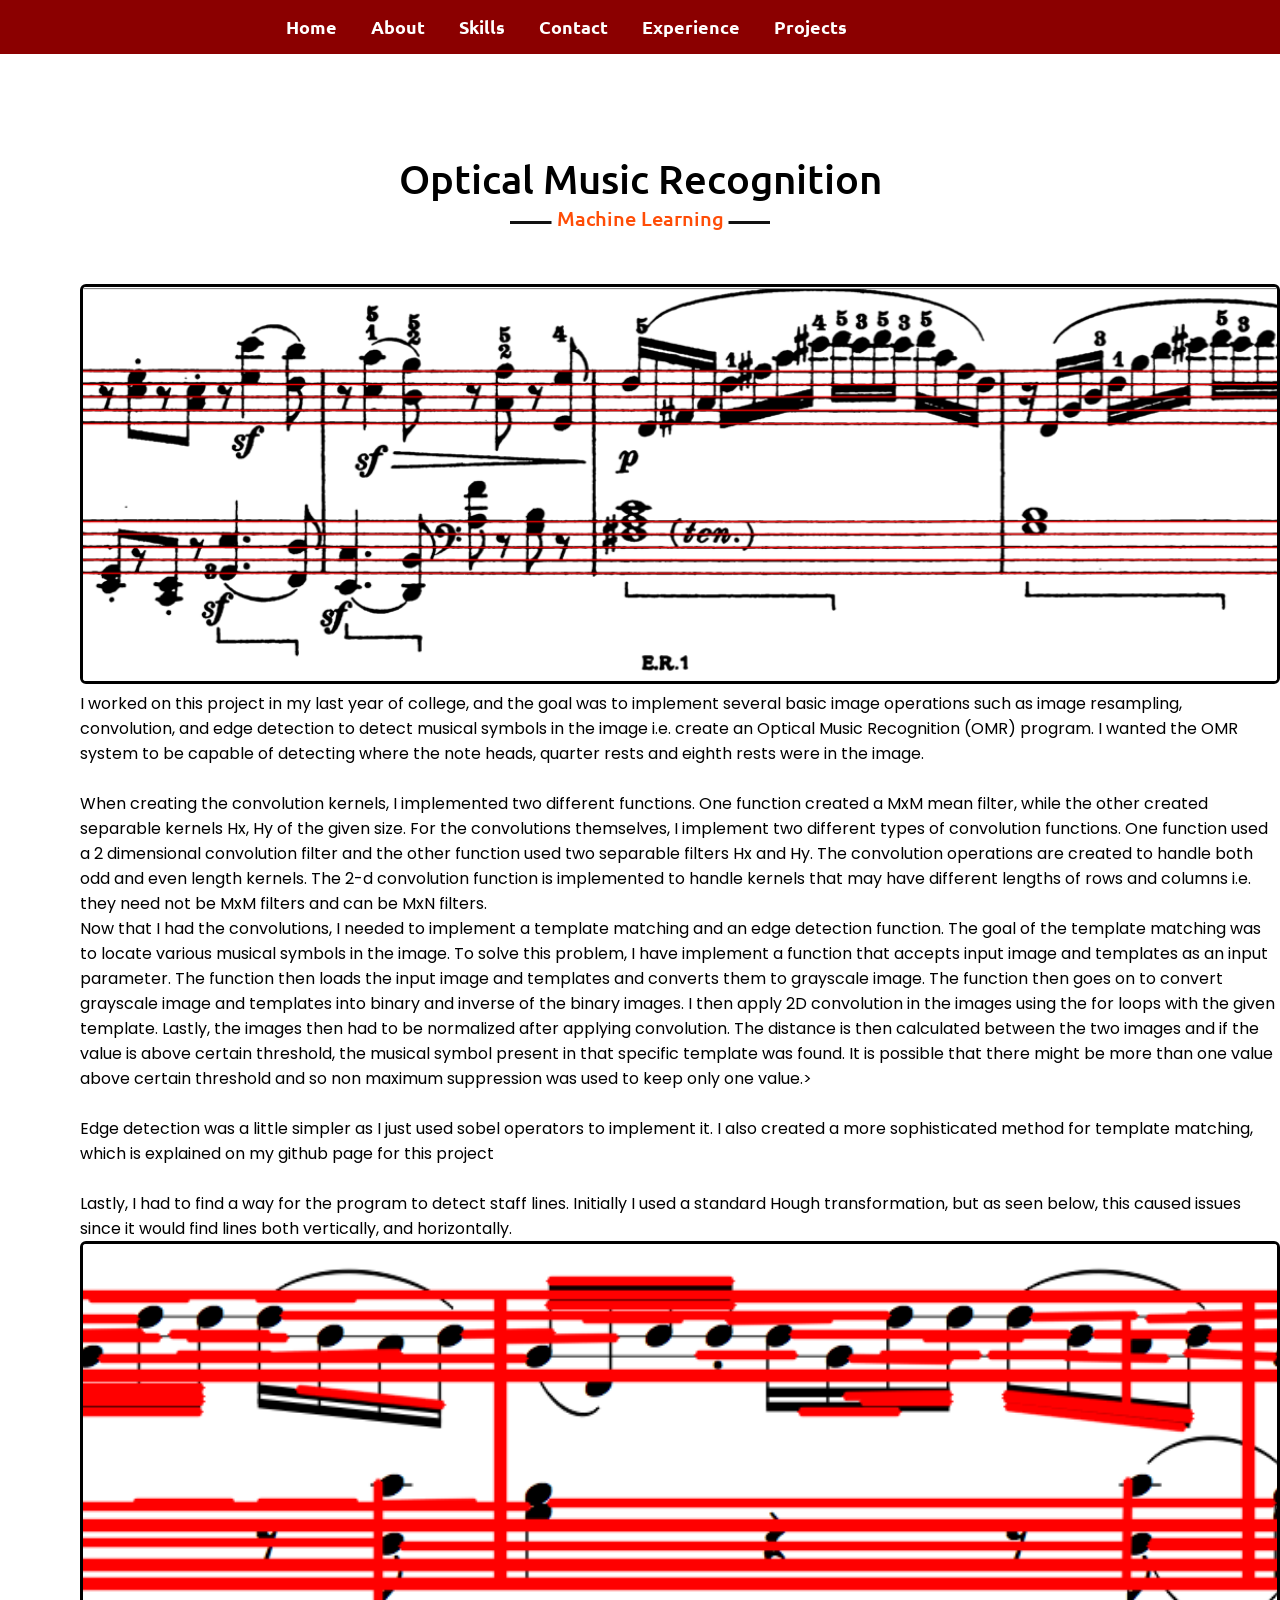
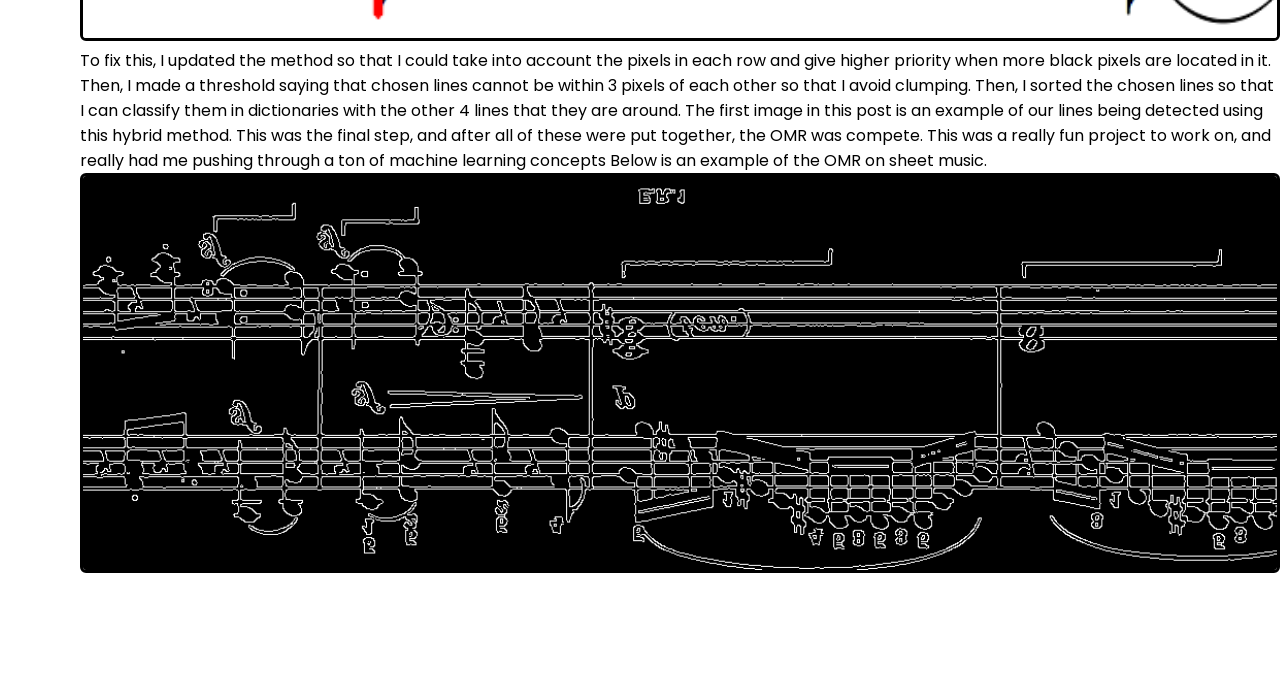
<file: bet.html>
<!DOCTYPE html>
<html>
   <head>
      <meta charset="UTF-8">
      <meta name="viewport" content="width=device-width, user-scalable=no, initial-scale=1.0, maximum-scale=1.0, minimum-scale=1.0">
      <meta http-equiv="X-UA-Compatible" content="ie=edge">
      <link rel="stylesheet" href="css/blog.css">
      <title>Responsive Blog Website | Home</title>
      <link rel="stylesheet" href="https://cdnjs.cloudflare.com/ajax/libs/font-awesome/5.11.2/css/all.min.css">
   </head>
   <body>
       
    <header>
        <div class = container>
        <nav>
          <ul>
          <li><a href="index.html#home">Home</a></li>
          <li><a href="index.html#about">About</a></li>
          <li><a href="index.html#skills">Skills</a></li>
          <li><a href="index.html#contact">Contact</a></li>
          <li><a href="experience.html">Experience</a></li>
          <li><a href="projects.html">Projects</a></li>
        </ul>
        </nav>
    </header>
      <!-- about section start -->
    <section class="about" id="about">
        <div class="max-width">
            <h2 class="title2">Optical Music Recognition</h2>
            <div class="about-content">
                <div class="column center">
                    <img src="images/omr.png" alt="">
                    <p>I worked on this project in my last year of college, and the goal was to implement several basic image operations such as image resampling, convolution, and edge detection to detect musical symbols in the image i.e. create an Optical Music Recognition (OMR) program. I wanted the OMR system to be capable of detecting where the note heads, quarter rests and eighth rests were in the image.</p>
                    <br>
                    <p> When creating the convolution kernels, I implemented two different functions. One function created a MxM mean filter, while the other created separable kernels Hx, Hy of the given size. For the convolutions themselves, I implement two different types of convolution functions. One function used a 2 dimensional convolution filter and the other function used two separable filters Hx and Hy. The convolution operations are created to handle both odd and even length kernels. The 2-d convolution function is implemented to handle kernels that may have different lengths of rows and columns i.e. they need not be MxM filters and can be MxN filters.</p>
                    <p> Now that I had the convolutions, I needed to implement a template matching and an edge detection function. The goal of the template matching was to locate various musical symbols in the image. To solve this problem, I have implement a function that accepts input image and templates as an input parameter. The function then loads the input image and templates and converts them to grayscale image. The function then goes on to convert grayscale image and templates into binary and inverse of the binary images. I then apply 2D convolution in the images using the for loops with the given template. Lastly, the images then had to be normalized after applying convolution. The distance is then calculated between the two images and if the value is above certain threshold, the musical symbol present in that specific template was found. It is possible that there might be more than one value above certain threshold and so non maximum suppression was used to keep only one value.></p>
                    <br>
                    <p>Edge detection was a little simpler as I just used sobel operators to implement it. I also created a more sophisticated method for template matching, which is explained on my github page for this project</p>
                    <br>
                    <p> Lastly, I had to find a way for the program to detect staff lines. Initially I used a standard Hough transformation, but as seen below, this caused issues since it would find lines both vertically, and horizontally.</p>
                    <img src="images/hough.png" alt="">
                    <p>To fix this, I updated the method so that I could take into account the pixels in each row and give higher priority when more black pixels are located in it. Then, I made a threshold saying that chosen lines cannot be within 3 pixels of each other so that I avoid clumping. Then, I sorted the chosen lines so that I can classify them in dictionaries with the other 4 lines that they are around. The first image in this post is an example of our lines being detected using this hybrid method. This was the final step, and after all of these were put together, the OMR was compete. This was a really fun project to work on, and really had me pushing through a ton of machine learning concepts Below is an example of the OMR on sheet music.</p>
                    <img src="images/canny.png" alt="">
                </div>
            </div>
        </div>
    </section>
  
    </body>
</html>
</file>
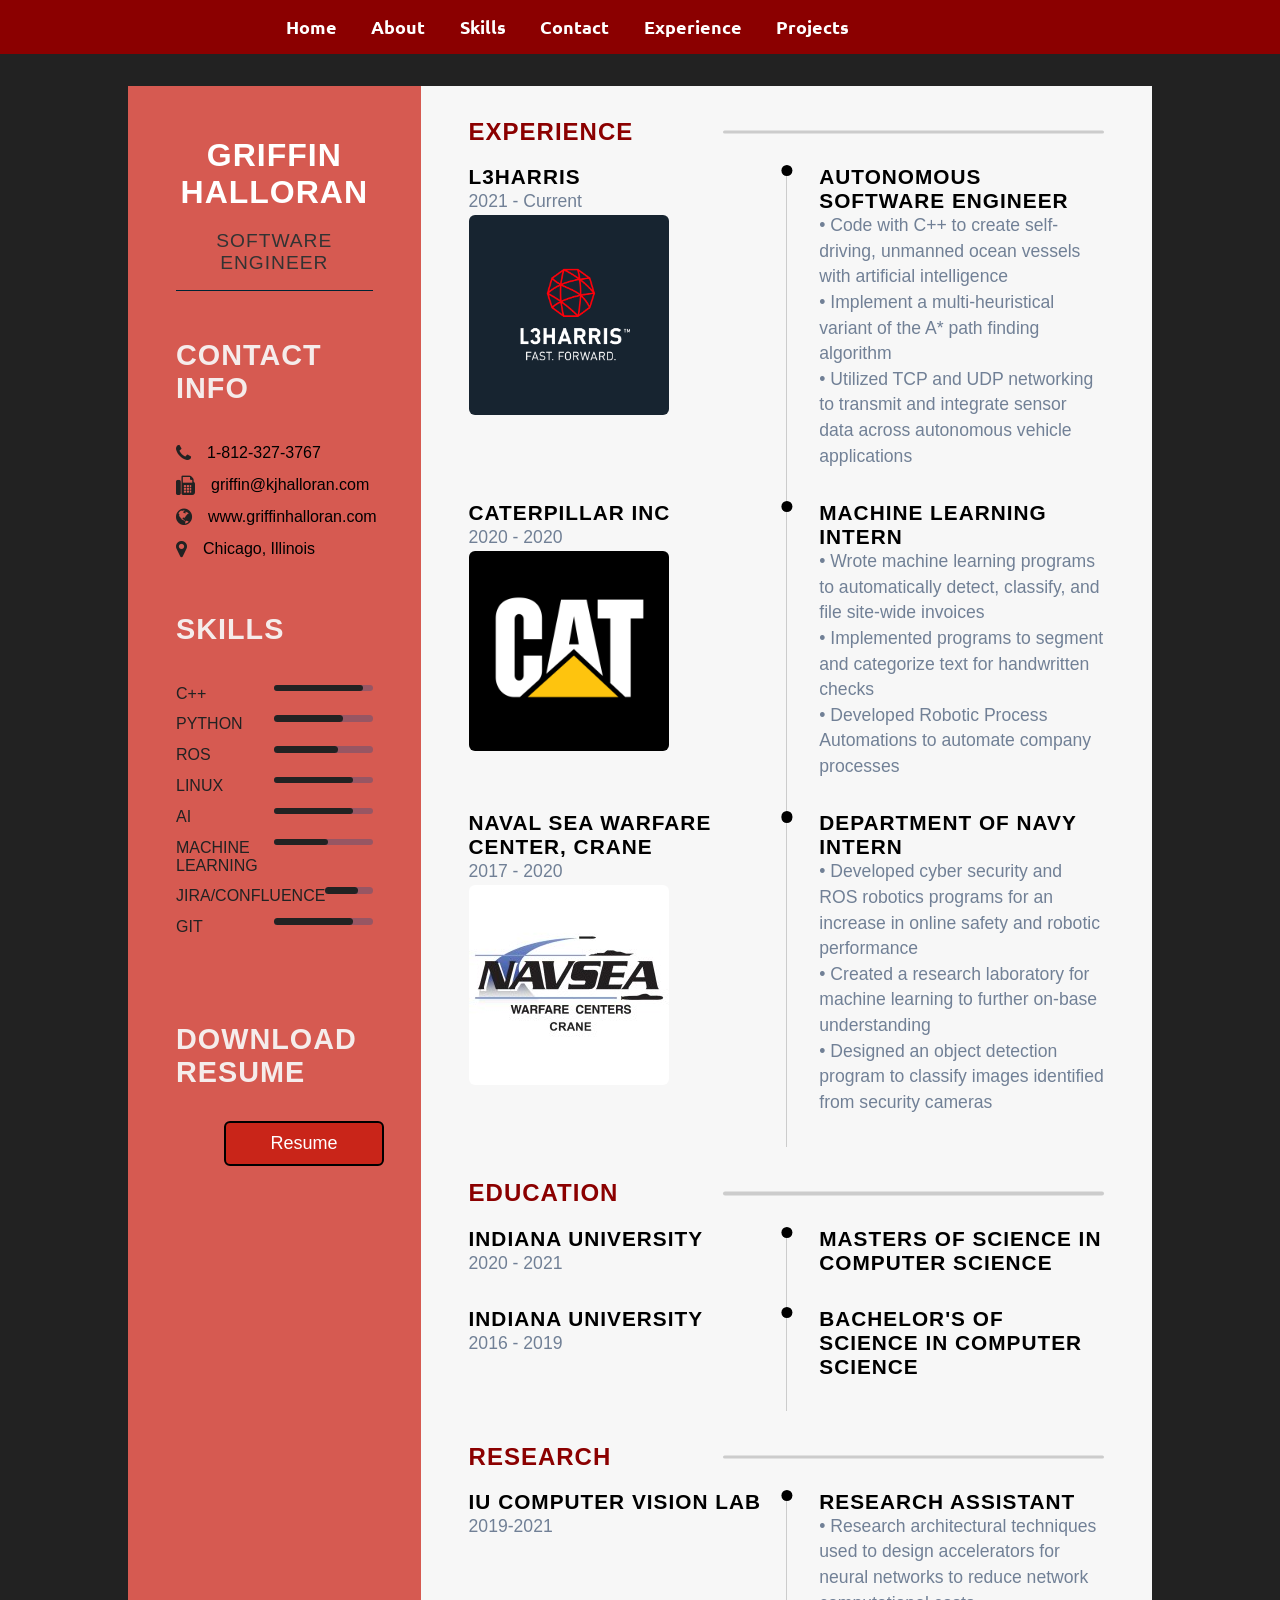
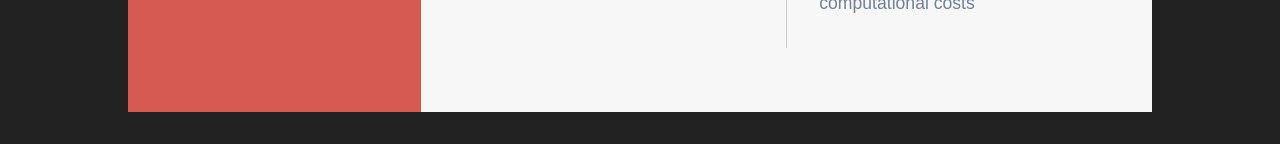
<file: experience.html>
<!DOCTYPE html>
<html lang="en">
<head>
    <meta charset="UTF-8">
    <meta http-equiv="X-UA-Compatible" content="IE=edge">
    <meta name="viewport" content="width=device-width, initial-scale=1.0">
    <title>Resume</title>
    <link rel="preconnect" href="https://fonts.gstatic.com">
    <link rel="stylesheet" href="css/experience.css">
    <link href="https://fonts.googleapis.com/css2?family=Poppins:wght@100;300;400;600&display=swap" rel="stylesheet">
    <link rel="stylesheet" href="https://cdnjs.cloudflare.com/ajax/libs/font-awesome/4.7.0/css/font-awesome.min.css">
</head>
<body>
    <header>
        <div class = container>
        <nav>
          <ul>
          <li><a href="index.html#home">Home</a></li>
          <li><a href="index.html#about">About</a></li>
          <li><a href="index.html#skills">Skills</a></li>
          <li><a href="index.html#contact">Contact</a></li>
          <li><a href="experience.html">Experience</a></li>
          <li><a href="projects/projects.html">Projects</a></li>
        </ul>
        </nav>
    </header>
    <main class="main-content">
        <section class="left-section">
            <div class="left-content">
                <div class="profile">
                    <h2 class="name">Griffin Halloran</h2>
                    <p class="career">Software Engineer</p>
                </div>
                <div class="contact-info">
                    <h3 class="main-title">Contact Info</h3>
                    <ul>
                        <li>
                            <i class="fa fa-phone"></i>
                            1-812-327-3767
                        </li>
                        <li>
                            <i class="fa fa-fax"></i>
                            griffin@kjhalloran.com
                        </li>
                        <li>
                            <i class="fa fa-globe"></i>
                            www.griffinhalloran.com
                        </li>
                        <li>
                            <i class="fa fa-map-marker"></i>
                            Chicago, Illinois
                        </li>
                    </ul>
                </div>
                <div class="skills-section">
                    <h3 class="main-title">Skills</h3>
                    <ul>
                        <li>
                            <p class="skill-title">C++</p>
                            <div class="progress-bar">
                                <div class="progress cp-progress"></div>
                            </div>
                        </li>
                        <li>
                            <p class="skill-title">Python</p>
                            <div class="progress-bar">
                                <div class="progress py-progress"></div>
                            </div>
                        </li>
                        <li>
                            <p class="skill-title">ROS</p>
                            <div class="progress-bar">
                                <div class="progress ros-progress"></div>
                            </div>
                        </li>
                        <li>
                            <p class="skill-title">Linux</p>
                            <div class="progress-bar">
                                <div class="progress lin-progress"></div>
                            </div>
                        </li>
                        <li>
                            <p class="skill-title">AI</p>
                            <div class="progress-bar">
                                <div class="progress ai-progress"></div>
                            </div>
                        </li>
                        <li>
                            <p class="skill-title">Machine Learning</p>
                            <div class="progress-bar">
                                <div class="progress ml-progress"></div>
                            </div>
                        </li>
                        <li>
                            <p class="skill-title">Jira/Confluence</p>
                            <div class="progress-bar">
                                <div class="progress jc-progress"></div>
                            </div>
                        </li>
                        <li>
                            <p class="skill-title">Git</p>
                            <div class="progress-bar">
                                <div class="progress git-progress"></div>
                            </div>
                        </li>
                    </ul>
                </div>
                <div class="buttonSec">
                    <h3 class="main-title">Download Resume</h3>
                        <div class = "buttonClass">
                            <a href="images/experience/Resume.pdf" download><button>Resume</button></a>
                        </div>
                </div>
            </div>
        </section>
        <section class="right-section">
            <div class="right-main-content">
                <section class="experince sect">
                    <h2 class="right-title">Experience</h2>
                    <div class="timeline">
                        <div class="left-tl-content">
                            <h5 class="tl-title">L3harris</h5>
                            <p class="para">2021 - Current</p>
                            <img src="images/experience/l3harris.png" alt="">
                        </div>
                        <div class="right-tl-content">
                            <div class="tl-content">
                                <h5 class="tl-title-2">Autonomous Software Engineer</h5>
                                <p class="para">
                                    • Code with C++ to create self-driving, unmanned ocean vessels with artificial intelligence
                                    <br>
                                    • Implement a multi-heuristical variant of the A* path finding algorithm
                                    <br>
                
                                    • Utilized TCP and UDP networking to transmit and integrate sensor data across autonomous vehicle applications
                                    
                                </p>
                            </div>
                        </div>
                    </div>
                    <div class="timeline">
                        <div class="left-tl-content">
                            <h5 class="tl-title">Caterpillar Inc</h5>
                            <p class="para">2020 - 2020</p>
                            <img src="images/experience/cat.png" alt="">
                        </div>
                        <div class="right-tl-content">
                            <div class="tl-content">
                                <h5 class="tl-title-2">Machine Learning Intern</h5>
                                <p class="para">
                                    • Wrote machine learning programs to automatically detect, classify, and file site-wide invoices <br>
                                    • Implemented programs to segment and categorize text for handwritten checks <br>
                                    • Developed Robotic Process Automations to automate company processes

                                </p>
                            </div>
                        </div>
                    </div>
                    <div class="timeline">
                        <div class="left-tl-content">
                            <h5 class="tl-title">Naval Sea Warfare Center, Crane</h5>
                            <p class="para">2017 - 2020</p>
                            <img src="images/experience/crane.jpg" alt="">
                        </div>
                        <div class="right-tl-content">
                            <div class="tl-content">
                                <h5 class="tl-title-2">Department of Navy intern</h5>
                                <p class="para">
                                    • Developed cyber security and ROS robotics programs for an increase in online safety and robotic performance<br>
                                    • Created a research laboratory for machine learning to further on-base understanding<br>
                                    • Designed an object detection program to classify images identified from security cameras
                                </p>
                            </div>
                        </div>
                    </div>
                </section>
                <section class="education sect">
                    <h2 class="right-title">education</h2>
                    <div class="timeline">
                        <div class="left-tl-content">
                            <h5 class="tl-title">Indiana University</h5>
                            <p class="para">2020 - 2021</p>
                        </div>
                        <div class="right-tl-content">
                            <div class="tl-content">
                                <h5 class="tl-title-2">Masters of Science in Computer Science</h5>
                            </div>
                        </div>
                    </div>
                    <div class="timeline">
                        <div class="left-tl-content">
                            <h5 class="tl-title">Indiana University</h5>
                            <p class="para">2016 - 2019</p>
                        </div>
                        <div class="right-tl-content">
                            <div class="tl-content">
                                <h5 class="tl-title-2">Bachelor's of Science in Computer Science</h5>
                            </div>
                        </div>
                    </div>
                </section>
                <section class="awards sect">
                    <h2 class="right-title">Research</h2>
                    <div class="timeline">
                        <div class="left-tl-content">
                            <h5 class="tl-title">IU Computer Vision Lab</h5>
                            <p class="para">2019-2021</p>
                        </div>
                        <div class="right-tl-content">
                            <div class="tl-content">
                                <h5 class="tl-title-2">Research Assistant</h5>
                                <p class="para">
                                    • Research architectural techniques used to design accelerators for neural networks
                                    to reduce network computational costs <br>

                                </p>
                            </div>
                        </div>
                    </div>
                </section>
            </div>
        </section>
    </main>
</body>
</html>
</file>
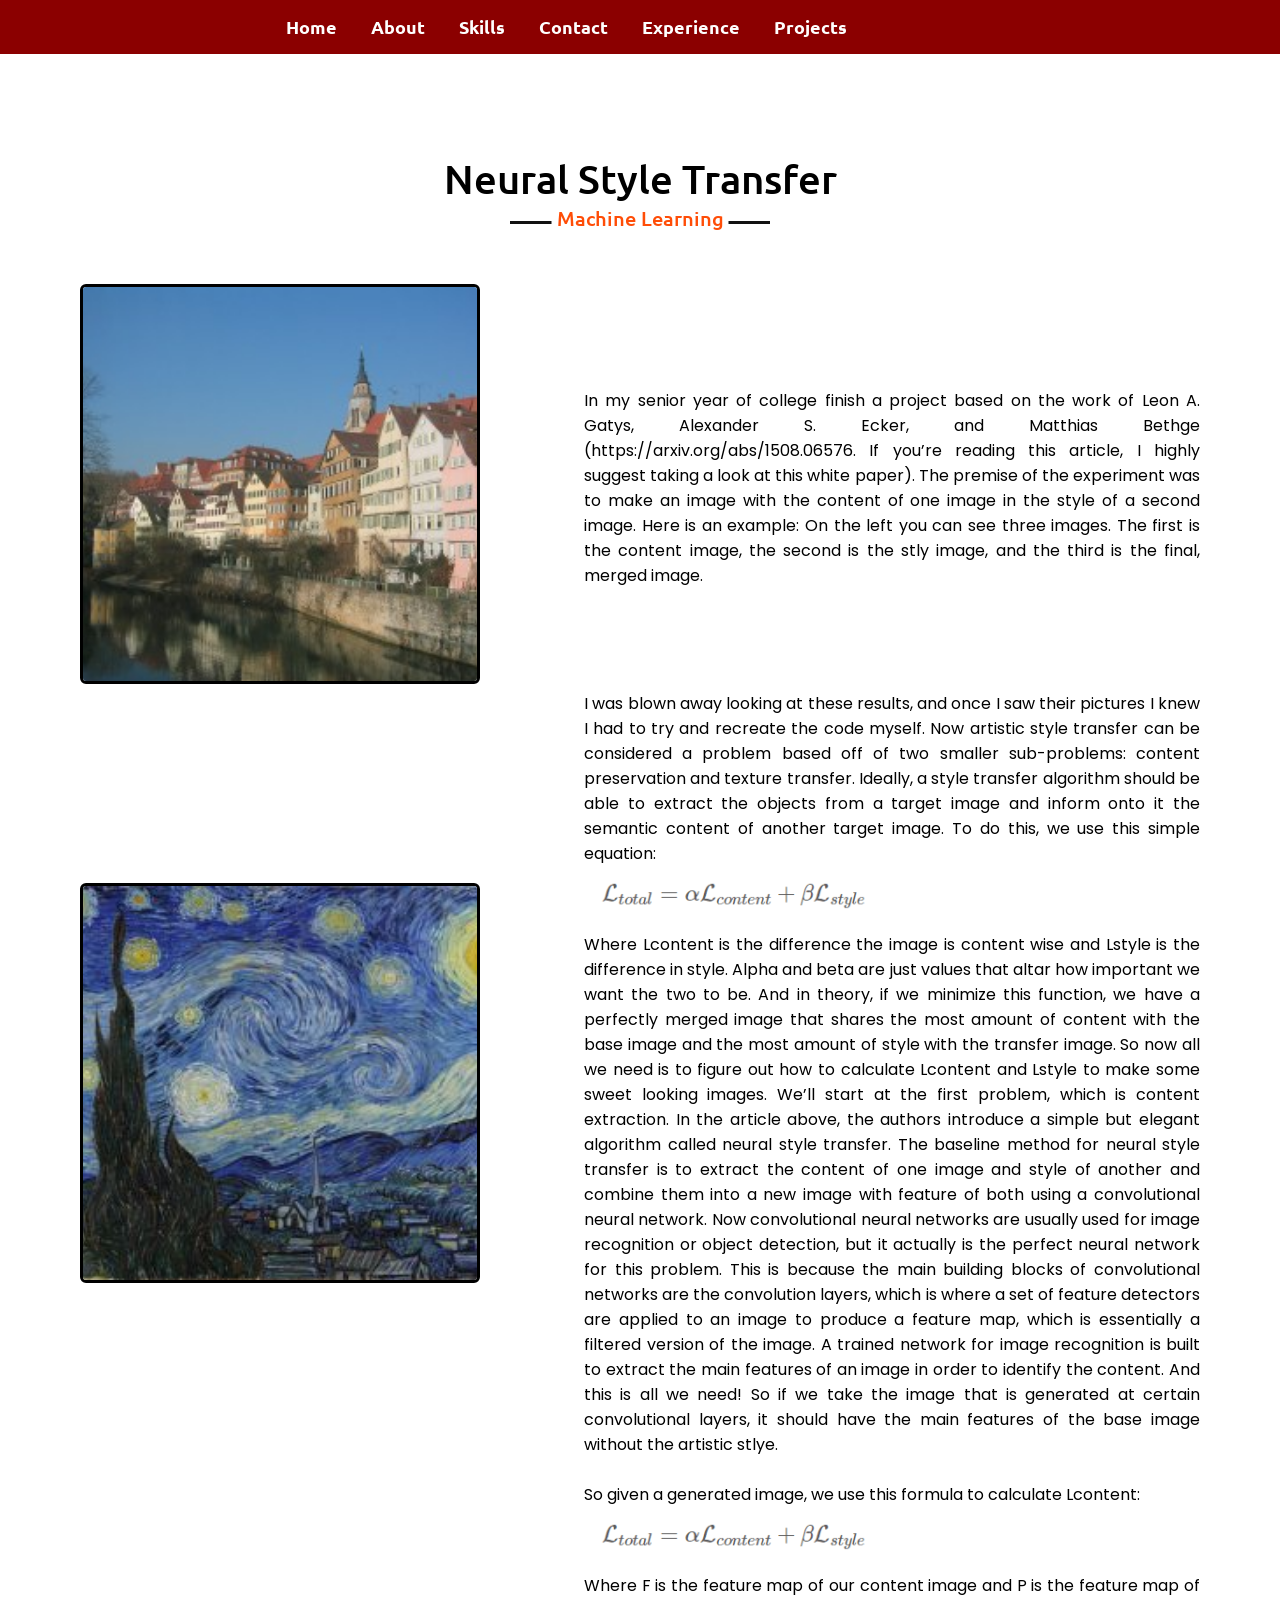
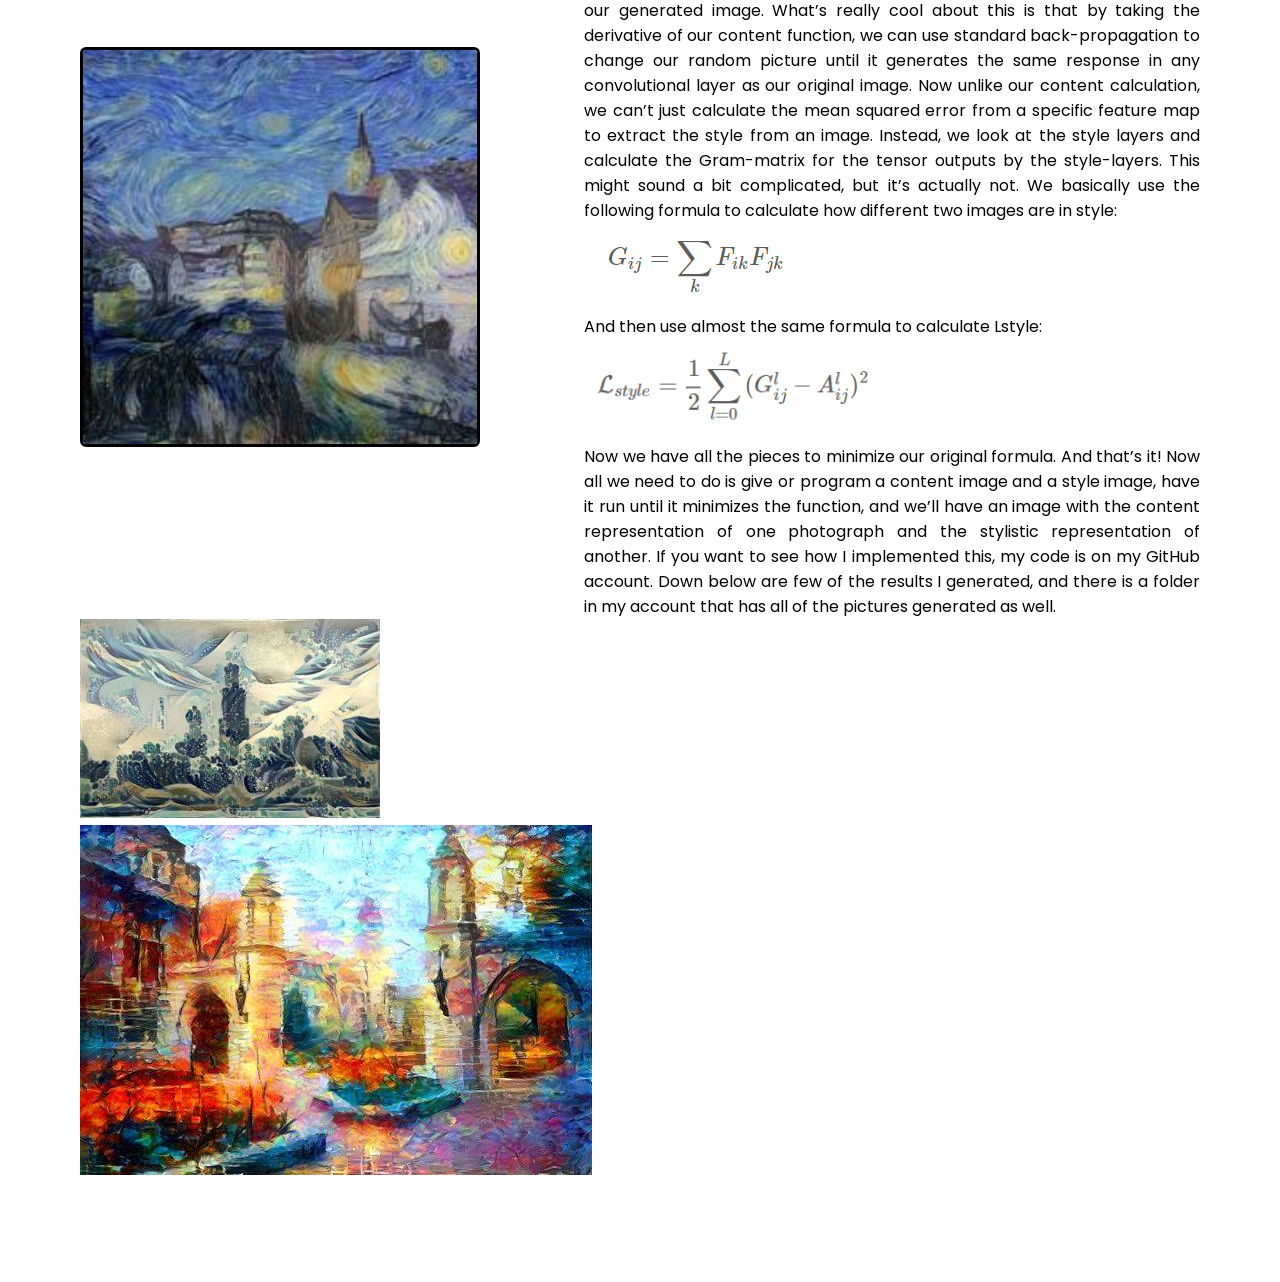
<file: nst.html>
<!DOCTYPE html>
<html>
   <head>
      <meta charset="UTF-8">
      <meta name="viewport" content="width=device-width, user-scalable=no, initial-scale=1.0, maximum-scale=1.0, minimum-scale=1.0">
      <meta http-equiv="X-UA-Compatible" content="ie=edge">
      <link rel="stylesheet" href="css/blog.css">
      <title>Responsive Blog Website | Home</title>
      <link rel="stylesheet" href="https://cdnjs.cloudflare.com/ajax/libs/font-awesome/5.11.2/css/all.min.css">
   </head>
   <body>
       
    <header>
        <div class = container>
        <nav>
          <ul>
          <li><a href="index.html#home">Home</a></li>
          <li><a href="index.html#about">About</a></li>
          <li><a href="index.html#skills">Skills</a></li>
          <li><a href="index.html#contact">Contact</a></li>
          <li><a href="experience.html">Experience</a></li>
          <li><a href="projects.html">Projects</a></li>
        </ul>
        </nav>
    </header>
      <!-- about section start -->
    <section class="about" id="about">
        <div class="max-width">
            <h1 class="title2">Neural Style Transfer</h1>
            <div class="about-content">
                <div class="column left">
                    <img src="images/content.jpg" alt="">
                </div>
                <div class="column right">
                    <p>In my senior year of college finish a project based on the work of Leon A. Gatys, Alexander S. Ecker, and Matthias Bethge (https://arxiv.org/abs/1508.06576. If you’re reading this article, I highly suggest taking a look at this white paper). The premise of the experiment was to make an image with the content of one image in the style of a second image. Here is an example: On the left you can see three images. The first is the content image, the second is the stly image, and the third is the final, merged image.
                </div>
                <div class="column left">
                    <img src="images/night.jpg" alt="">
                </div>
                <div class="column right">
                    <p>I was blown away looking at these results, and once I saw their pictures I knew I had to try and recreate the code myself. Now artistic style transfer can be considered a problem based off of two smaller sub-problems: content preservation and texture transfer. Ideally, a style transfer algorithm should be able to extract the objects from a target image and inform onto it the semantic content of another target image. To do this, we use this simple equation:</p>
                    <img src="images/Ltotal.png" alt="">
                    <p>Where Lcontent is the difference the image is content wise and Lstyle is the difference in style. Alpha and beta are just values that altar how important we want the two to be. And in theory, if we minimize this function, we have a perfectly merged image that shares the most amount of content with the base image and the most amount of style with the transfer image. So now all we need is to figure out how to calculate Lcontent and Lstyle to make some sweet looking images.
                        We’ll start at the first problem, which is content extraction. In the article above, the authors introduce a simple but elegant algorithm called neural style transfer. The baseline method for neural style transfer is to extract the content of one image and style of another and combine them into a new image with feature of both using a convolutional neural network. Now convolutional neural networks are usually used for image recognition or object detection, but it actually is the perfect neural network for this problem. This is because the main building blocks of convolutional networks are the convolution layers, which is where a set of feature detectors are applied to an image to produce a feature map, which is essentially a filtered version of the image. A trained network for image recognition is built to extract the main features of an image in order to identify the content. And this is all we need! So if we take the image that is generated at certain convolutional layers, it should have the main features of the base image without the artistic stlye. </p>
                    <br>
                </div>
                <div class="column left">
                    <img src="images/merge.jpg" alt="">
                </div>
                <div class="column right">
                    <p>  So given a generated image, we use this formula to calculate Lcontent:</p>
                    <img src="images/Ltotal.png" alt="">
                    <p>Where F is the feature map of our content image and P is the feature map of our generated image. What’s really cool about this is that by taking the derivative of our content function, we can use standard back-propagation to change our random picture until it generates the same response in any convolutional layer as our original image. 
                        Now unlike our content calculation, we can’t just calculate the mean squared error from a specific feature map to extract the style from an image. Instead, we look at the style layers and calculate the Gram-matrix for the tensor outputs by the style-layers. This might sound a bit complicated, but it’s actually not. We basically use the following formula to calculate how different two images are in style:</p>
                    <img src="images/Gram.png" alt="">
                    <p>And then use almost the same formula to calculate Lstyle:</p>
                    <img src="images/Lstyle.png" alt="">
                    <p>Now we have all the pieces to minimize our original formula. And that’s it! Now all we need to do is give or program a content image    and a style image, have it run until it minimizes the function, and we’ll have an image with the content representation of one photograph and the stylistic representation of another. If you want to see how I implemented this, my code is on my GitHub account. Down below are  few of the results I generated, and there is a folder in my account that has all of the pictures generated as well. </p>
                </div>
                <div class="column right">
                    <img src="images/city-wave.jpg" alt="">
                    <img src="images/neuralTransfer.jpg" alt="">
                </div>
            </div>
        </div>
    </section>
  
    </body>
</html>
</file>
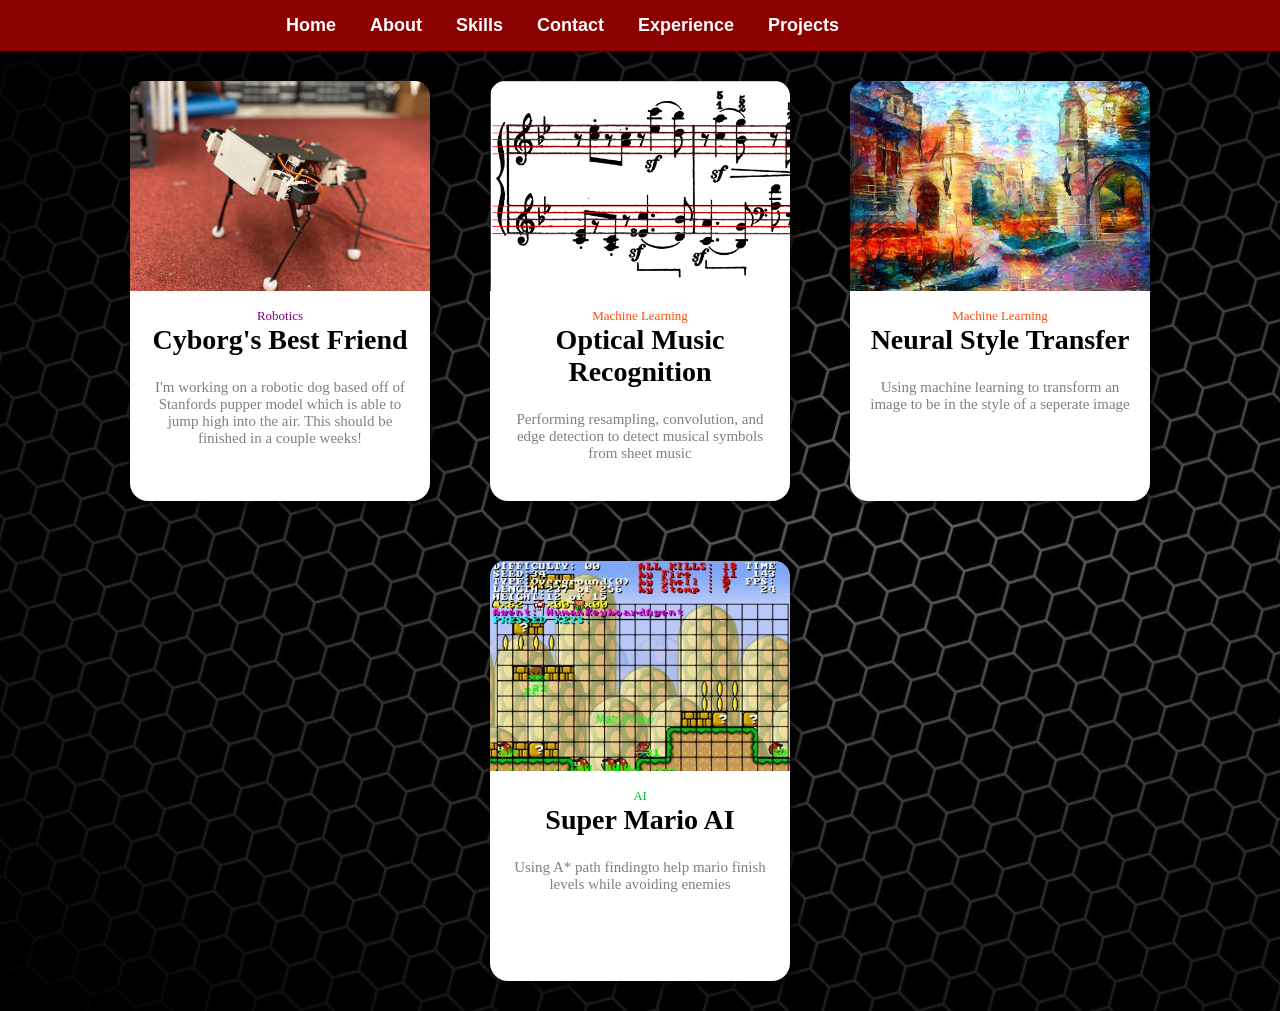
<file: projects.html>
<!DOCTYPE html>
<html>
  <head>
    <meta charset="UTF-8" />
    <link rel="stylesheet" type="text/css" href="css/projects.css" />
  </head>
  <body>

    <header>
    <div class = container>
    <nav>
      <ul>
      <li><a href="index.html#home">Home</a></li>
      <li><a href="index.html#about">About</a></li>
      <li><a href="index.html#skills">Skills</a></li>
      <li><a href="index.html#contact">Contact</a></li>
      <li><a href="experience.html">Experience</a></li>
      <li><a href="projects.html">Projects</a></li>
    </ul>
    </nav>
</header>
    
  <section class = container2>
    <div class="card">
      <div class="card-image card0"></div>
      <div class="card-text card0">
        <span class="date">Robotics</span>
        <h2>Cyborg's Best Friend</h2>
        <p>I'm working on a robotic dog based off of Stanfords pupper model which is able to jump high into the air. This should be finished in a couple weeks!</p>
      </div>
    </div>
    <div class="card" onclick=window.location.href='bet.html'>
      <div class="card-image card1"></div>
      <div class="card-text card1">
        <span class="date">Machine Learning</span>
        <h2>Optical Music Recognition</h2>
        <p>Performing resampling, convolution, and edge detection to detect musical symbols from sheet music</p>
      </div>
    </div>
    <div class="card" onclick=window.location.href='nst.html'>
      <div class="card-image card2"></div>
      <div class="card-text card2">
        <span class="date">Machine Learning</span>
        <h2>Neural Style Transfer</h2>
        <p>Using machine learning to transform an image to be in the style of a seperate image</p>
      </div>
    </div>
    <div class="card" onclick=window.location.href='superMario.html'>
      <div class="card-image card3"></div>
      <div class="card-text card3">
        <span class="date">AI</span>
        <h2>Super Mario AI</h2>
        <p>Using A* path findingto help mario finish levels while avoiding enemies</p>
      </div>
      </div>
    </div>
    </section> 
  </body>
</html>
</file>
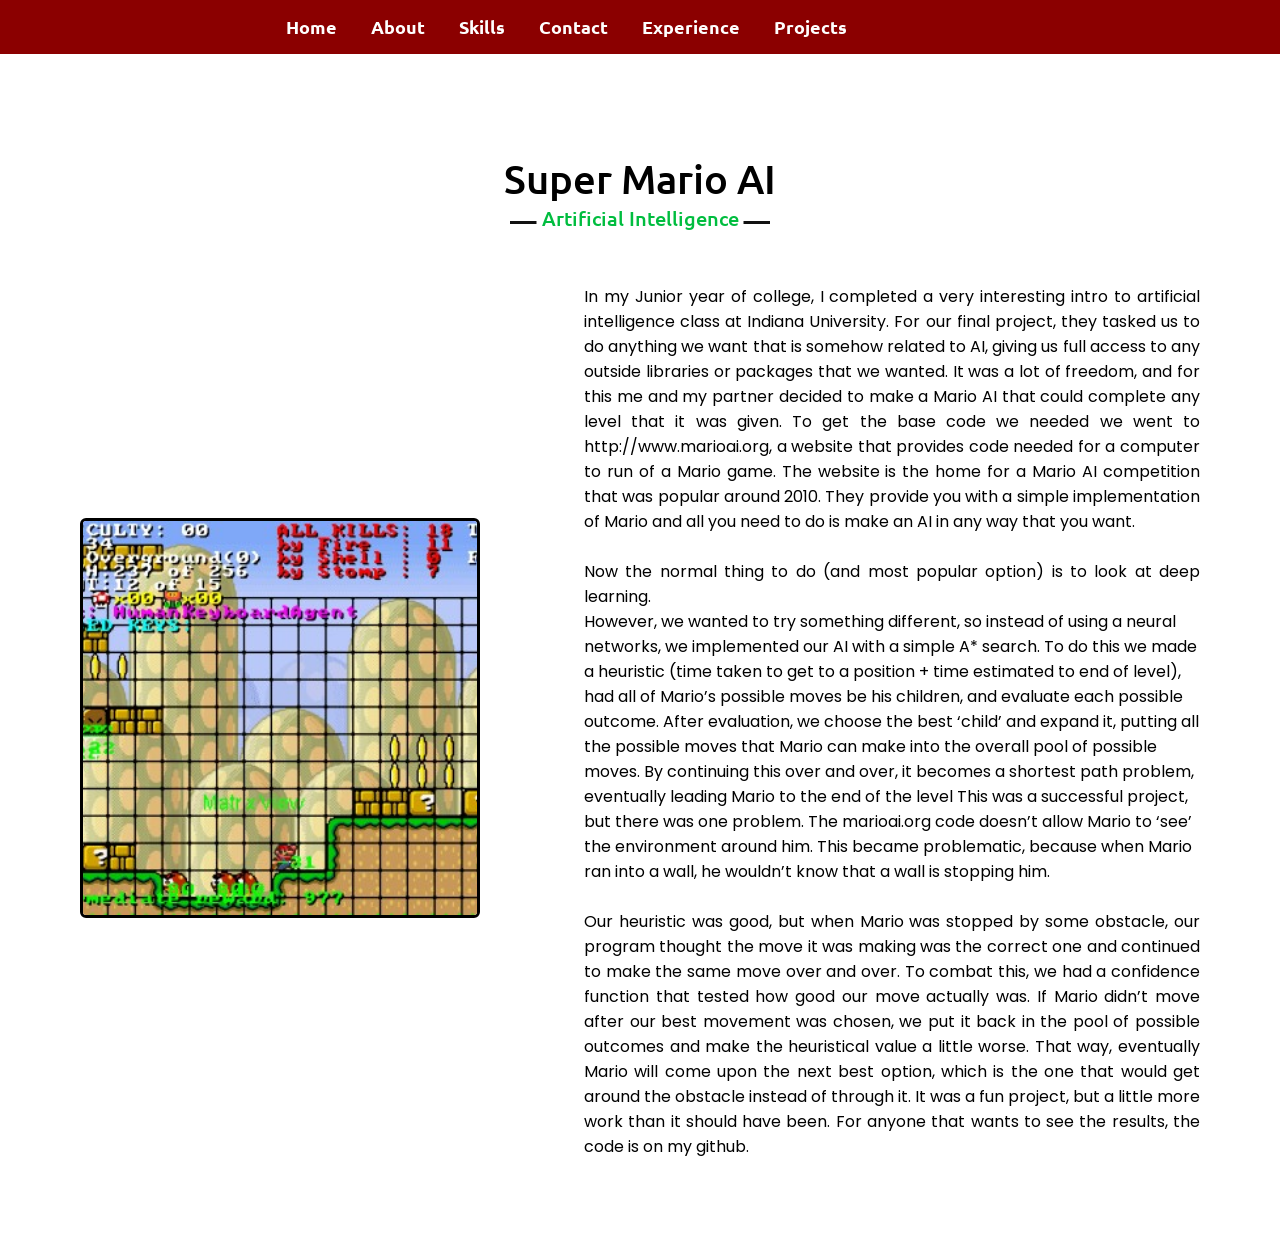
<file: superMario.html>
<!DOCTYPE html>
<html>
   <head>
      <meta charset="UTF-8">
      <meta name="viewport" content="width=device-width, user-scalable=no, initial-scale=1.0, maximum-scale=1.0, minimum-scale=1.0">
      <meta http-equiv="X-UA-Compatible" content="ie=edge">
      <link rel="stylesheet" href="css/blog.css">
      <title>Responsive Blog Website | Home</title>
      <link rel="stylesheet" href="https://cdnjs.cloudflare.com/ajax/libs/font-awesome/5.11.2/css/all.min.css">
   </head>
   <body>
       
    <header>
        <div class = container>
        <nav>
          <ul>
          <li><a href="index.html#home">Home</a></li>
          <li><a href="index.html#about">About</a></li>
          <li><a href="index.html#skills">Skills</a></li>
          <li><a href="index.html#contact">Contact</a></li>
          <li><a href="experience.html">Experience</a></li>
          <li><a href="projects.html">Projects</a></li>
        </ul>
        </nav>
    </header>
      <!-- about section start -->
    <section class="about" id="about">
        <div class="max-width">
            <h2 class="title">Super Mario AI</h2>
            <div class="about-content">
                <div class="column left">
                    <img src="images/mario.jpg" alt="">
                </div>
                <div class="column right">
                    <p>In my Junior year of college, I completed a very interesting intro to artificial intelligence class at Indiana University. For our final project, they tasked us to do anything we want that is somehow related to AI, giving us full access to any outside libraries or packages that we wanted. It was a lot of freedom, and for this me and my partner decided to make a Mario AI that could complete any level that it was given. To get the base code we needed we went to http://www.marioai.org, a website that provides code needed for a computer to run of a Mario game.

                        The website is the home for a Mario AI competition that was popular around 2010. They provide you with a simple implementation of Mario and all you need to do is make an AI in any way that you want.</p>
                        <br>
                        <p> Now the normal thing to do (and most popular option) is to look at deep learning.</p>
                     However, we wanted to try something different, so instead of using a neural networks, we implemented our AI with a simple A* search.
                        
                        To do this we made a heuristic (time taken to get to a position + time estimated to end of level), had all of Mario’s possible moves be his children, and evaluate each possible outcome. After evaluation, we choose the best ‘child’ and expand it, putting all the possible moves that Mario can make into the overall pool of possible moves. By continuing this over and over, it becomes a shortest path problem, eventually leading Mario to the end of the level
                        
                        
                        
                        This was a successful project, but there was one problem. The marioai.org code doesn’t allow Mario to ‘see’ the environment around him. This became problematic, because when Mario ran into a wall, he wouldn’t know that a wall is stopping him.</p>
                        <br>
                        <p> Our heuristic was good, but when Mario was stopped by some obstacle, our program thought the move it was making was the correct one and continued to make the same move over and over. To combat this, we had a confidence function that tested how good our move actually was. If Mario didn’t move after our best movement was chosen, we put it back in the pool of possible outcomes and make the heuristical value a little worse. That way, eventually Mario will come upon the next best option, which is the one that would get around the obstacle instead of through it.
                        
                        It was a fun project, but a little more work than it should have been. For anyone that wants to see the results, the code is on my github. </p>
                </div>
            </div>
        </div>
    </section>
  
    </body>
</html>
</file>
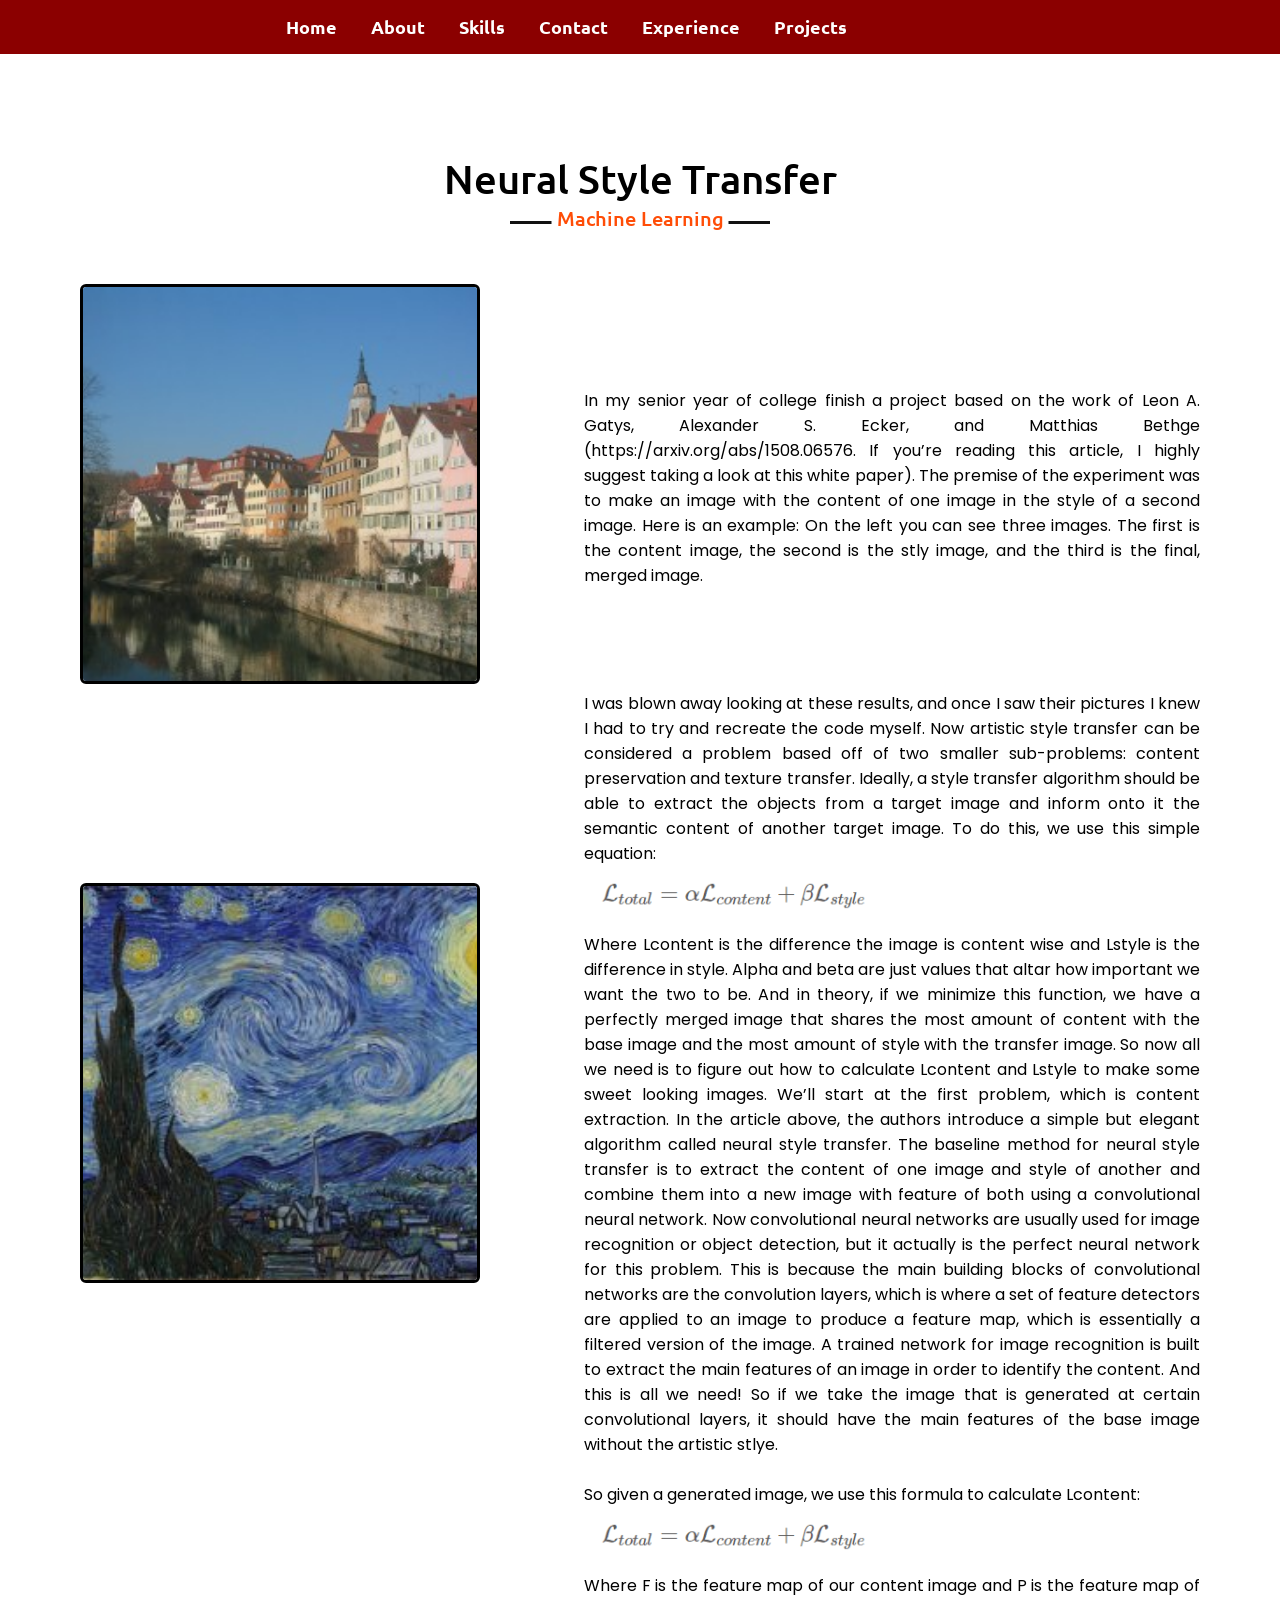
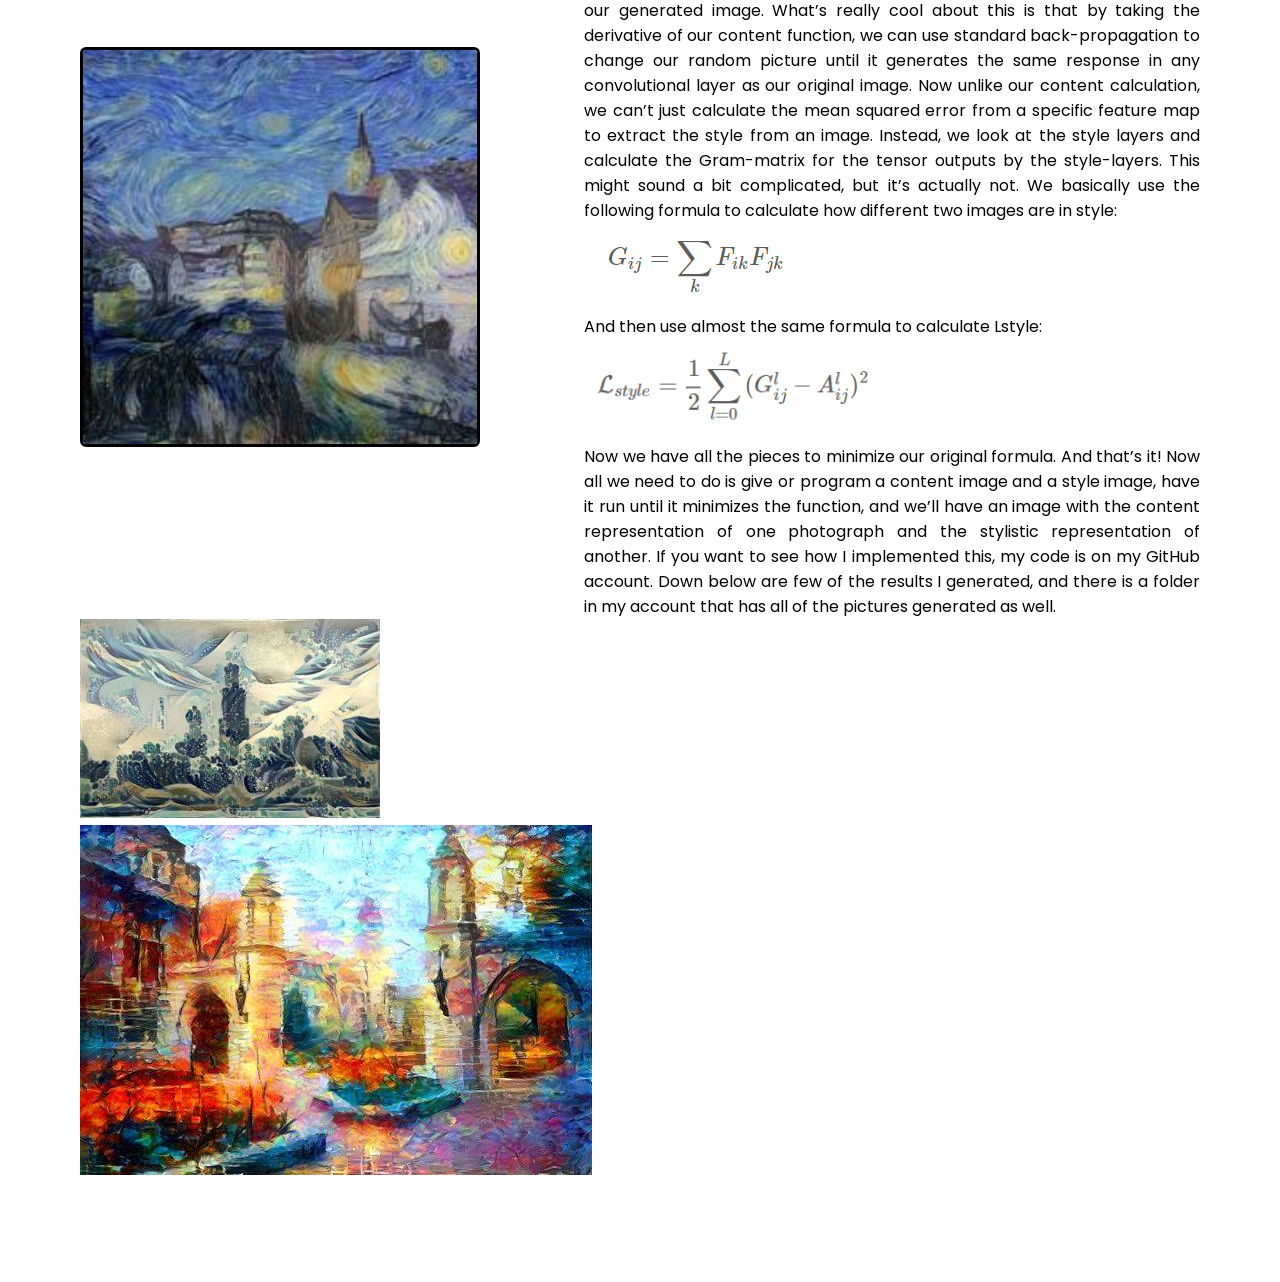
<file: projects/neuralStyleTransfer.html>
<!DOCTYPE html>
<html>
   <head>
      <meta charset="UTF-8">
      <meta name="viewport" content="width=device-width, user-scalable=no, initial-scale=1.0, maximum-scale=1.0, minimum-scale=1.0">
      <meta http-equiv="X-UA-Compatible" content="ie=edge">
      <link rel="stylesheet" href="../css/blog.css">
      <title>Responsive Blog Website | Home</title>
      <link rel="stylesheet" href="https://cdnjs.cloudflare.com/ajax/libs/font-awesome/5.11.2/css/all.min.css">
   </head>
   <body>
       
    <header>
        <div class = container>
        <nav>
          <ul>
          <li><a href="../index.html#home">Home</a></li>
          <li><a href="../index.html#about">About</a></li>
          <li><a href="../index.html#skills">Skills</a></li>
          <li><a href="../index.html#contact">Contact</a></li>
          <li><a href="../experience.html">Experience</a></li>
          <li><a href="projects.html">Projects</a></li>
        </ul>
        </nav>
    </header>
      <!-- about section start -->
    <section class="about" id="about">
        <div class="max-width">
            <h1 class="title2">Neural Style Transfer</h1>
            <div class="about-content">
                <div class="column left">
                    <img src="../images/projects/neuralStyleTransfer/ImageOfHouse.jpg" alt="">
                </div>
                <div class="column right">
                    <p>In my senior year of college finish a project based on the work of Leon A. Gatys, Alexander S. Ecker, and Matthias Bethge (https://arxiv.org/abs/1508.06576. If you’re reading this article, I highly suggest taking a look at this white paper). The premise of the experiment was to make an image with the content of one image in the style of a second image. Here is an example: On the left you can see three images. The first is the content image, the second is the stly image, and the third is the final, merged image.
                </div>
                <div class="column left">
                    <img src="../images/projects/neuralStyleTransfer/night.jpg" alt="">
                </div>
                <div class="column right">
                    <p>I was blown away looking at these results, and once I saw their pictures I knew I had to try and recreate the code myself. Now artistic style transfer can be considered a problem based off of two smaller sub-problems: content preservation and texture transfer. Ideally, a style transfer algorithm should be able to extract the objects from a target image and inform onto it the semantic content of another target image. To do this, we use this simple equation:</p>
                    <img src="../images/projects/neuralStyleTransfer/Ltotal.png" alt="">
                    <p>Where Lcontent is the difference the image is content wise and Lstyle is the difference in style. Alpha and beta are just values that altar how important we want the two to be. And in theory, if we minimize this function, we have a perfectly merged image that shares the most amount of content with the base image and the most amount of style with the transfer image. So now all we need is to figure out how to calculate Lcontent and Lstyle to make some sweet looking images.
                        We’ll start at the first problem, which is content extraction. In the article above, the authors introduce a simple but elegant algorithm called neural style transfer. The baseline method for neural style transfer is to extract the content of one image and style of another and combine them into a new image with feature of both using a convolutional neural network. Now convolutional neural networks are usually used for image recognition or object detection, but it actually is the perfect neural network for this problem. This is because the main building blocks of convolutional networks are the convolution layers, which is where a set of feature detectors are applied to an image to produce a feature map, which is essentially a filtered version of the image. A trained network for image recognition is built to extract the main features of an image in order to identify the content. And this is all we need! So if we take the image that is generated at certain convolutional layers, it should have the main features of the base image without the artistic stlye. </p>
                    <br>
                </div>
                <div class="column left">
                    <img src="../images/projects/neuralStyleTransfer/merge.jpg" alt="">
                </div>
                <div class="column right">
                    <p>  So given a generated image, we use this formula to calculate Lcontent:</p>
                    <img src="../images/projects/neuralStyleTransfer/Ltotal.png" alt="">
                    <p>Where F is the feature map of our content image and P is the feature map of our generated image. What’s really cool about this is that by taking the derivative of our content function, we can use standard back-propagation to change our random picture until it generates the same response in any convolutional layer as our original image. 
                        Now unlike our content calculation, we can’t just calculate the mean squared error from a specific feature map to extract the style from an image. Instead, we look at the style layers and calculate the Gram-matrix for the tensor outputs by the style-layers. This might sound a bit complicated, but it’s actually not. We basically use the following formula to calculate how different two images are in style:</p>
                    <img src="../images/projects/neuralStyleTransfer/Gram.png" alt="">
                    <p>And then use almost the same formula to calculate Lstyle:</p>
                    <img src="../images/projects/neuralStyleTransfer/Lstyle.png" alt="">
                    <p>Now we have all the pieces to minimize our original formula. And that’s it! Now all we need to do is give or program a content image    and a style image, have it run until it minimizes the function, and we’ll have an image with the content representation of one photograph and the stylistic representation of another. If you want to see how I implemented this, my code is on my GitHub account. Down below are  few of the results I generated, and there is a folder in my account that has all of the pictures generated as well. </p>
                </div>
                <div class="column right">
                    <img src="../images/projects/neuralStyleTransfer/city-wave.jpg" alt="">
                    <img src="../images/projects/neuralStyleTransfer/neuralTransfer.jpg" alt="">
                </div>
            </div>
        </div>
    </section>
  
    </body>
</html>
</file>
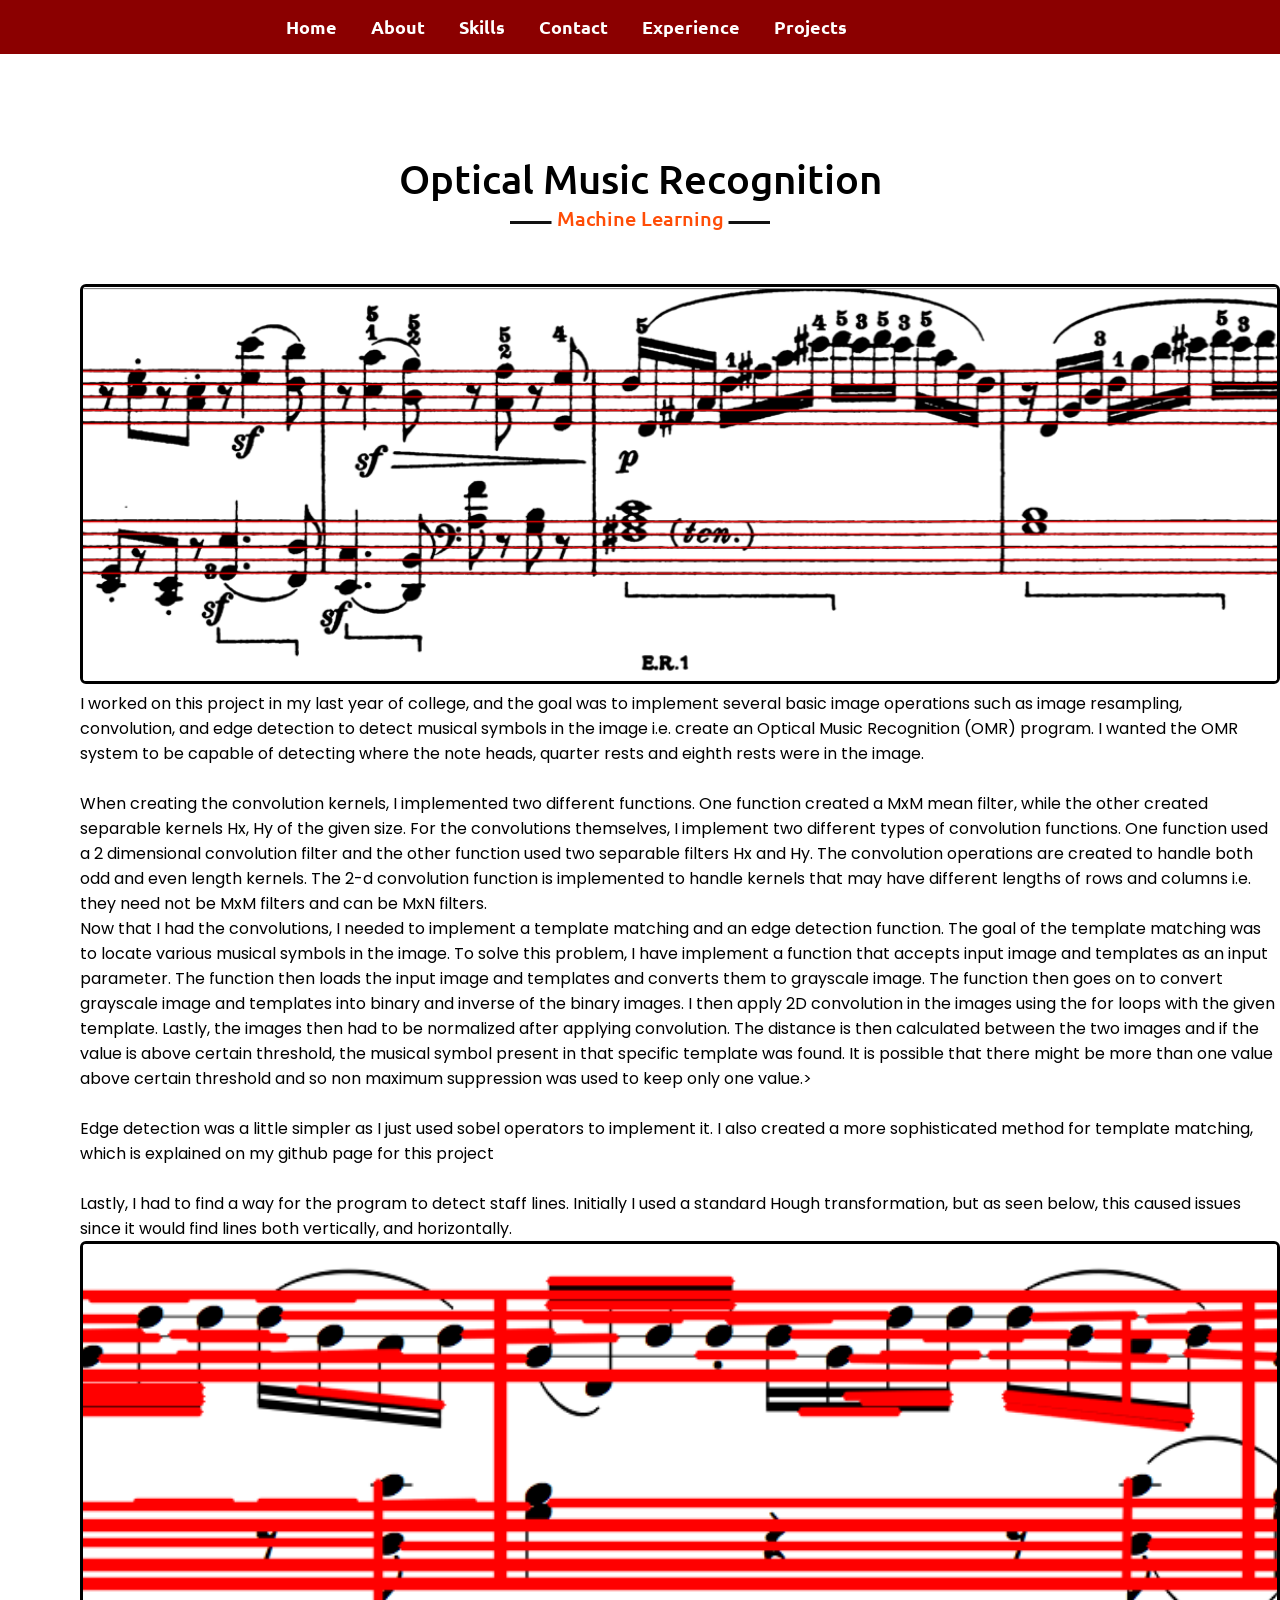
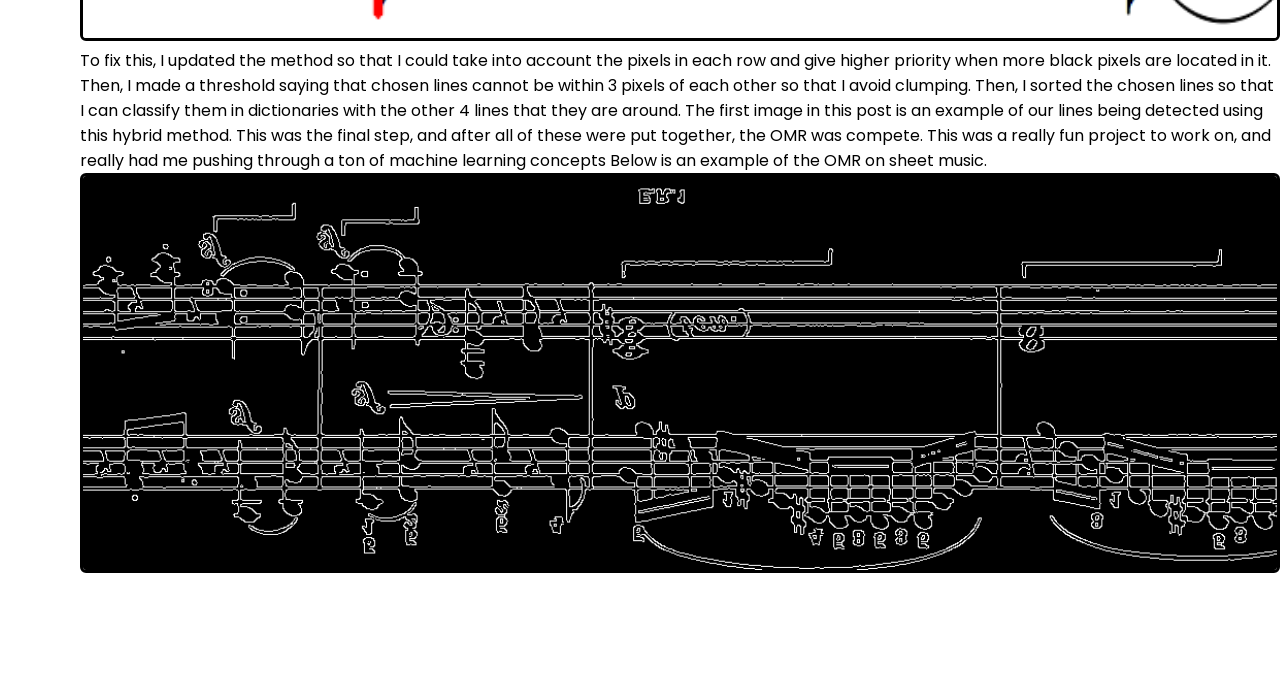
<file: projects/opticalMusicRecognition.html>
<!DOCTYPE html>
<html>
   <head>
      <meta charset="UTF-8">
      <meta name="viewport" content="width=device-width, user-scalable=no, initial-scale=1.0, maximum-scale=1.0, minimum-scale=1.0">
      <meta http-equiv="X-UA-Compatible" content="ie=edge">
      <link rel="stylesheet" href="../css/blog.css">
      <title>Responsive Blog Website | Home</title>
      <link rel="stylesheet" href="https://cdnjs.cloudflare.com/ajax/libs/font-awesome/5.11.2/css/all.min.css">
   </head>
   <body>
       
    <header>
        <div class = container>
        <nav>
          <ul>
          <li><a href="../index.html#home">Home</a></li>
          <li><a href="../index.html#about">About</a></li>
          <li><a href="../index.html#skills">Skills</a></li>
          <li><a href="../index.html#contact">Contact</a></li>
          <li><a href="../experience.html">Experience</a></li>
          <li><a href="projects.html">Projects</a></li>
        </ul>
        </nav>
    </header>
      <!-- about section start -->
    <section class="about" id="about">
        <div class="max-width">
            <h2 class="title2">Optical Music Recognition</h2>
            <div class="about-content">
                <div class="column center">
                    <img src="../images/projects/opticalMusicRecognition/omr.png" alt="">
                    <p>I worked on this project in my last year of college, and the goal was to implement several basic image operations such as image resampling, convolution, and edge detection to detect musical symbols in the image i.e. create an Optical Music Recognition (OMR) program. I wanted the OMR system to be capable of detecting where the note heads, quarter rests and eighth rests were in the image.</p>
                    <br>
                    <p> When creating the convolution kernels, I implemented two different functions. One function created a MxM mean filter, while the other created separable kernels Hx, Hy of the given size. For the convolutions themselves, I implement two different types of convolution functions. One function used a 2 dimensional convolution filter and the other function used two separable filters Hx and Hy. The convolution operations are created to handle both odd and even length kernels. The 2-d convolution function is implemented to handle kernels that may have different lengths of rows and columns i.e. they need not be MxM filters and can be MxN filters.</p>
                    <p> Now that I had the convolutions, I needed to implement a template matching and an edge detection function. The goal of the template matching was to locate various musical symbols in the image. To solve this problem, I have implement a function that accepts input image and templates as an input parameter. The function then loads the input image and templates and converts them to grayscale image. The function then goes on to convert grayscale image and templates into binary and inverse of the binary images. I then apply 2D convolution in the images using the for loops with the given template. Lastly, the images then had to be normalized after applying convolution. The distance is then calculated between the two images and if the value is above certain threshold, the musical symbol present in that specific template was found. It is possible that there might be more than one value above certain threshold and so non maximum suppression was used to keep only one value.></p>
                    <br>
                    <p>Edge detection was a little simpler as I just used sobel operators to implement it. I also created a more sophisticated method for template matching, which is explained on my github page for this project</p>
                    <br>
                    <p> Lastly, I had to find a way for the program to detect staff lines. Initially I used a standard Hough transformation, but as seen below, this caused issues since it would find lines both vertically, and horizontally.</p>
                    <img src="../images/projects/opticalMusicRecognition/hough.png" alt="">
                    <p>To fix this, I updated the method so that I could take into account the pixels in each row and give higher priority when more black pixels are located in it. Then, I made a threshold saying that chosen lines cannot be within 3 pixels of each other so that I avoid clumping. Then, I sorted the chosen lines so that I can classify them in dictionaries with the other 4 lines that they are around. The first image in this post is an example of our lines being detected using this hybrid method. This was the final step, and after all of these were put together, the OMR was compete. This was a really fun project to work on, and really had me pushing through a ton of machine learning concepts Below is an example of the OMR on sheet music.</p>
                    <img src="../images/projects/opticalMusicRecognition/canny.png" alt="">
                </div>
            </div>
        </div>
    </section>
  
    </body>
</html>
</file>
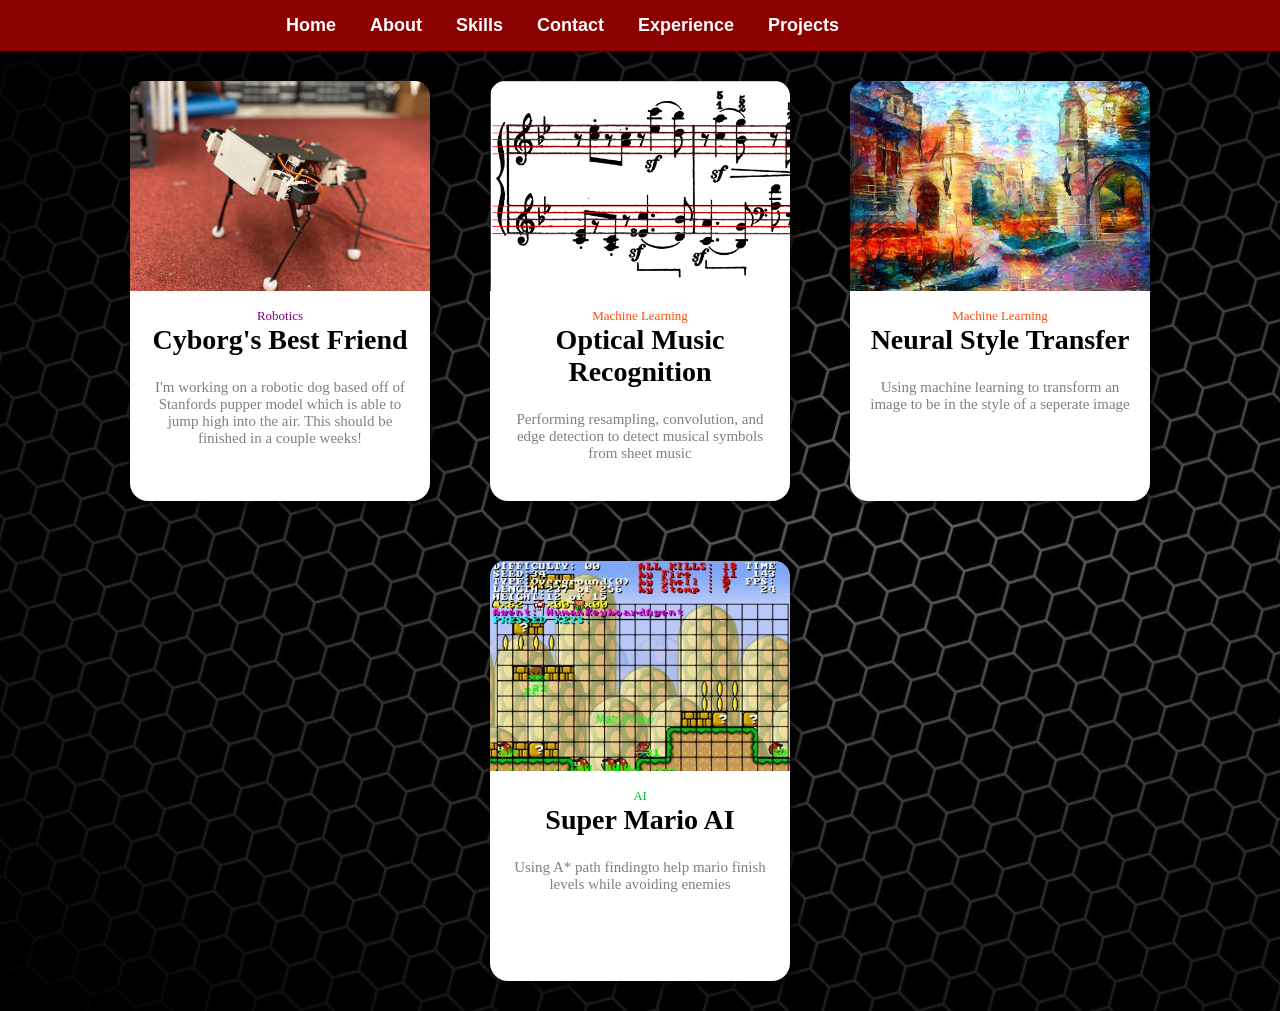
<file: projects/projects.html>
<!DOCTYPE html>
<html>
  <head>
    <meta charset="UTF-8" />
    <link rel="stylesheet" type="text/css" href="../css/projects.css" />
  </head>
  <body>

    <header>
    <div class = container>
    <nav>
      <ul>
      <li><a href="../index.html#home">Home</a></li>
      <li><a href="../index.html#about">About</a></li>
      <li><a href="../index.html#skills">Skills</a></li>
      <li><a href="../index.html#contact">Contact</a></li>
      <li><a href="../experience.html">Experience</a></li>
      <li><a href="projects.html">Projects</a></li>
    </ul>
    </nav>
</header>
    
  <section class = container2>
    <div class="card">
      <div class="card-image card0"></div>
      <div class="card-text card0">
        <span class="date">Robotics</span>
        <h2>Cyborg's Best Friend</h2>
        <p>I'm working on a robotic dog based off of Stanfords pupper model which is able to jump high into the air. This should be finished in a couple weeks!</p>
      </div>
    </div>
    <div class="card" onclick=window.location.href='opticalMusicRecognition.html'>
      <div class="card-image card1"></div>
      <div class="card-text card1">
        <span class="date">Machine Learning</span>
        <h2>Optical Music Recognition</h2>
        <p>Performing resampling, convolution, and edge detection to detect musical symbols from sheet music</p>
      </div>
    </div>
    <div class="card" onclick=window.location.href='neuralStyleTransfer.html'>
      <div class="card-image card2"></div>
      <div class="card-text card2">
        <span class="date">Machine Learning</span>
        <h2>Neural Style Transfer</h2>
        <p>Using machine learning to transform an image to be in the style of a seperate image</p>
      </div>
    </div>
    <div class="card" onclick=window.location.href='superMario.html'>
      <div class="card-image card3"></div>
      <div class="card-text card3">
        <span class="date">AI</span>
        <h2>Super Mario AI</h2>
        <p>Using A* path findingto help mario finish levels while avoiding enemies</p>
      </div>
      </div>
    </div>
    </section> 
  </body>
</html>
</file>
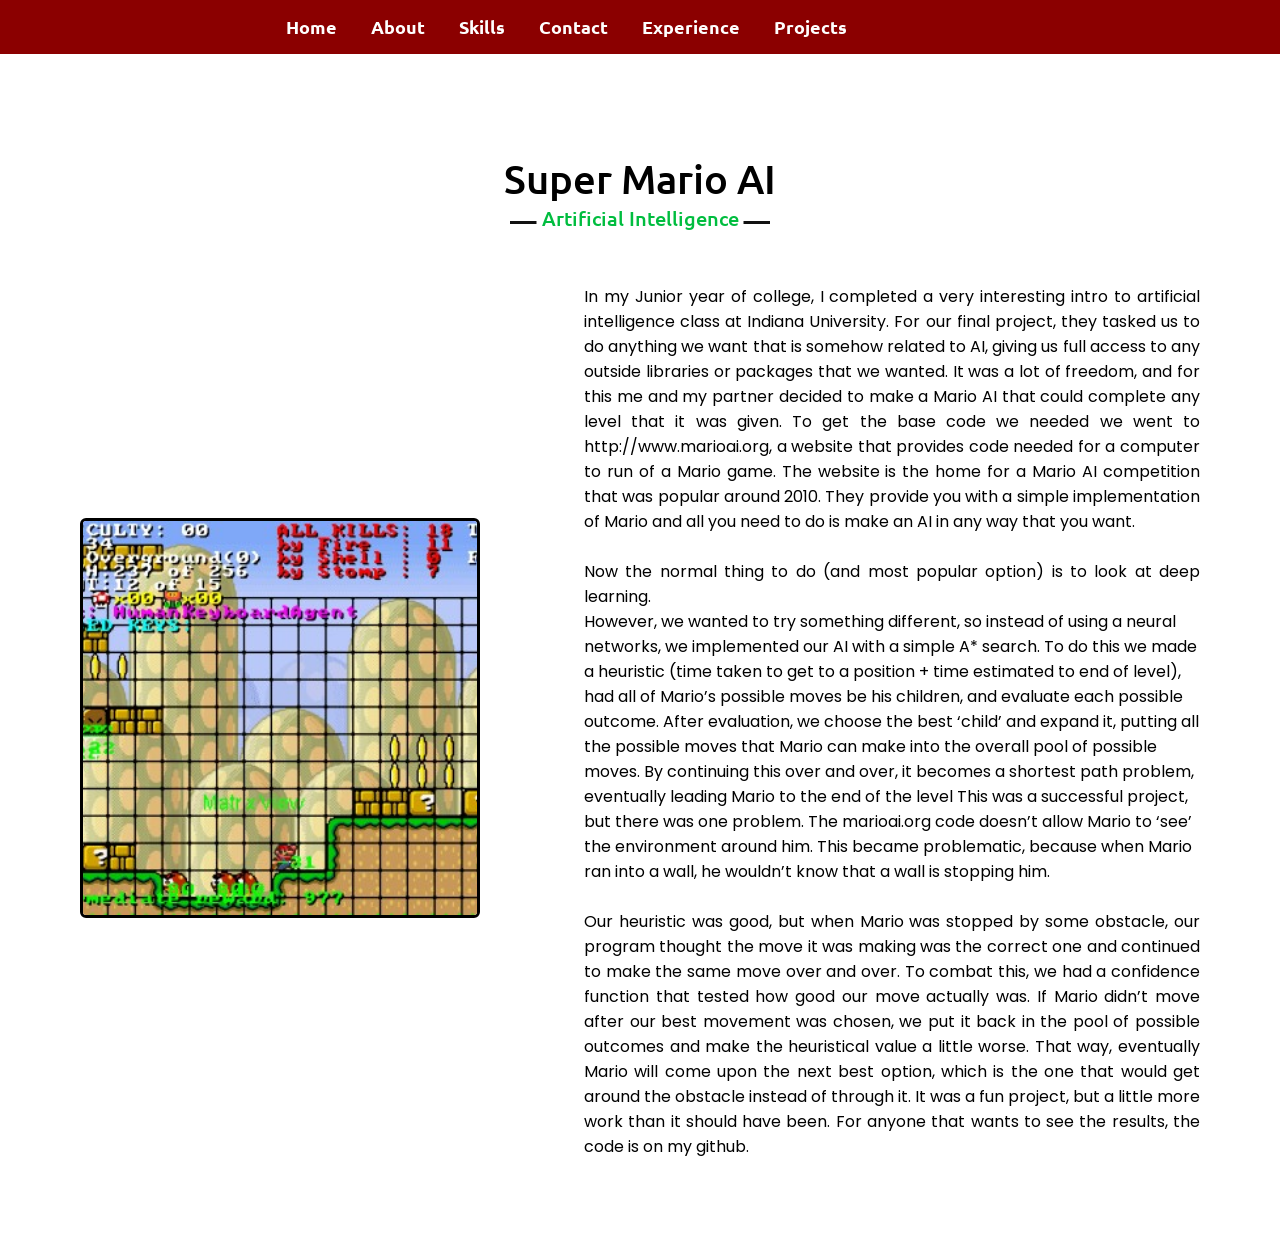
<file: projects/superMario.html>
<!DOCTYPE html>
<html>
   <head>
      <meta charset="UTF-8">
      <meta name="viewport" content="width=device-width, user-scalable=no, initial-scale=1.0, maximum-scale=1.0, minimum-scale=1.0">
      <meta http-equiv="X-UA-Compatible" content="ie=edge">
      <link rel="stylesheet" href="../css/blog.css">
      <title>Responsive Blog Website | Home</title>
      <link rel="stylesheet" href="https://cdnjs.cloudflare.com/ajax/libs/font-awesome/5.11.2/css/all.min.css">
   </head>
   <body>
       
    <header>
        <div class = container>
        <nav>
          <ul>
          <li><a href="../index.html#home">Home</a></li>
          <li><a href="../index.html#about">About</a></li>
          <li><a href="../index.html#skills">Skills</a></li>
          <li><a href="../index.html#contact">Contact</a></li>
          <li><a href="../experience.html">Experience</a></li>
          <li><a href="projects.html">Projects</a></li>
        </ul>
        </nav>
    </header>
      <!-- about section start -->
    <section class="about" id="about">
        <div class="max-width">
            <h2 class="title">Super Mario AI</h2>
            <div class="about-content">
                <div class="column left">
                    <img src="../images/projects/superMario/mario.jpg" alt="">
                </div>
                <div class="column right">
                    <p>In my Junior year of college, I completed a very interesting intro to artificial intelligence class at Indiana University. For our final project, they tasked us to do anything we want that is somehow related to AI, giving us full access to any outside libraries or packages that we wanted. It was a lot of freedom, and for this me and my partner decided to make a Mario AI that could complete any level that it was given. To get the base code we needed we went to http://www.marioai.org, a website that provides code needed for a computer to run of a Mario game.

                        The website is the home for a Mario AI competition that was popular around 2010. They provide you with a simple implementation of Mario and all you need to do is make an AI in any way that you want.</p>
                        <br>
                        <p> Now the normal thing to do (and most popular option) is to look at deep learning.</p>
                     However, we wanted to try something different, so instead of using a neural networks, we implemented our AI with a simple A* search.
                        
                        To do this we made a heuristic (time taken to get to a position + time estimated to end of level), had all of Mario’s possible moves be his children, and evaluate each possible outcome. After evaluation, we choose the best ‘child’ and expand it, putting all the possible moves that Mario can make into the overall pool of possible moves. By continuing this over and over, it becomes a shortest path problem, eventually leading Mario to the end of the level
                        
                        
                        
                        This was a successful project, but there was one problem. The marioai.org code doesn’t allow Mario to ‘see’ the environment around him. This became problematic, because when Mario ran into a wall, he wouldn’t know that a wall is stopping him.</p>
                        <br>
                        <p> Our heuristic was good, but when Mario was stopped by some obstacle, our program thought the move it was making was the correct one and continued to make the same move over and over. To combat this, we had a confidence function that tested how good our move actually was. If Mario didn’t move after our best movement was chosen, we put it back in the pool of possible outcomes and make the heuristical value a little worse. That way, eventually Mario will come upon the next best option, which is the one that would get around the obstacle instead of through it.
                        
                        It was a fun project, but a little more work than it should have been. For anyone that wants to see the results, the code is on my github. </p>
                </div>
            </div>
        </div>
    </section>
  
    </body>
</html>
</file>
<file: css/blog.css>
/*  import google fonts */
@import url('https://fonts.googleapis.com/css2?family=Poppins:wght@400;500;600;700&family=Ubuntu:wght@400;500;700&display=swap');
*{
    margin: 0;
    padding: 0;
    box-sizing: border-box;
    text-decoration: none;
}
html{
    scroll-behavior: smooth;
}

/* all similar content styling codes */
body {
    margin: 0;
    background: #fff;
    overflow: scroll;
    background-size: cover;
  }

header {
    background: #8B0000;
  }
  
  header::after {
    content: '';
    display: table;
    clear: both;
  }
  
  .container {
    width: 60%;
    margin: 0 auto;
  }
  
  nav {
    float: left;
  }
  
  nav ul {
    margin: 0;
    padding: 0;
    list-style: none;
  }
  
  nav li {
    display: inline-block;
    margin-left: 30px;
    padding-top: 15px;
    padding-bottom: 15px;
    position: relative;
  }
  
  nav a {
   color: #fff;
   font-family: 'Ubuntu', sans-serif;
   text-decoration: none;
   font-size: 18px;
   font-weight: 550;
  }
  
nav a:hover{
    color: #000
  }
section{
    padding: 100px 0;
}
.max-width{
    max-width: 1300px;
    padding: 0 80px;
    margin: auto;
}
.about {
    font-family: 'Poppins', sans-serif;
}
.about .about-content{
    display: flex;
    flex-wrap: wrap;
    align-items: center;
    justify-content: space-between;
}
section .title{
    position: relative;
    text-align: center;
    font-size: 40px;
    font-weight: 500;
    margin-bottom: 60px;
    padding-bottom: 20px;
    font-family: 'Ubuntu', sans-serif;
}

section .title2{
    position: relative;
    text-align: center;
    font-size: 40px;
    font-weight: 500;
    margin-bottom: 60px;
    padding-bottom: 20px;
    font-family: 'Ubuntu', sans-serif;
}
section .title3{
    position: relative;
    text-align: center;
    font-size: 40px;
    font-weight: 500;
    margin-bottom: 60px;
    padding-bottom: 20px;
    font-family: 'Ubuntu', sans-serif;
}

section .title::before{
    content: "";
    position: absolute;
    bottom: 0px;
    left: 50%;
    width: 260px;
    height: 3px;
    background: #111;
    transform: translateX(-50%);
}
section .title::after{
    position: absolute;
    bottom: -8px;
    left: 50%;
    font-size: 20px;
    color: #C92519;
    padding: 0 5px;
    background: #fff;
    transform: translateX(-50%);
}
section .title2::before{
    content: "";
    position: absolute;
    bottom: 0px;
    left: 50%;
    width: 260px;
    height: 3px;
    background: #111;
    transform: translateX(-50%);
}

section .title2::after{
    position: absolute;
    bottom: -8px;
    left: 50%;
    font-size: 20px;
    color: #C92519;
    padding: 0 5px;
    background: #fff;
    transform: translateX(-50%);
}

section .title3::before{
    content: "";
    position: absolute;
    bottom: 0px;
    left: 50%;
    width: 260px;
    height: 3px;
    background: #111;
    transform: translateX(-50%);
}

section .title3::after{
    position: absolute;
    bottom: -8px;
    left: 50%;
    font-size: 20px;
    color: #C92519;
    padding: 0 5px;
    background: #fff;
    transform: translateX(-50%);
}

/* about section styling */
.about .title::after {
    content: "Artificial Intelligence";
    color: rgb(0, 189, 63);
}
/* about section styling */
.about .title2::after {
    content: "Machine Learning";
    color: rgb(255, 77, 7);
}
/* about section styling */
.about .title3::after {
    content: "Robotics";
    color: rgb(0, 189, 63);
}
.about .about-content .left{
    width: 45%;
}
.about .about-content .left img{
    height: 400px;
    width: 400px;
    object-fit: cover;
    border-radius: 6px;
    border-style: solid;
    border-color: black;
}

.about .about-content .center img{
    height: 400px;
    width: 1200px;
    object-fit: cover;
    border-radius: 6px;
    border-style: solid;
    border-color: black;
}

.about .about-content .right{
    width: 55%;
}
.about .about-content .right .text{
    font-size: 25px;
    font-weight: 600;
    margin-bottom: 10px;
}
.about .about-content .right .text span{
    color: #C92519;
}
.about .about-content .right p{
    text-align: justify;
}
.about .about-content .right a{
    display: inline-block;
    background: #C92519;
    color: #fff;
    font-size: 20px;
    font-weight: 500;
    padding: 10px 30px;
    margin-top: 20px;
    border-radius: 6px;
    border: 2px solid #C92519;
    transition: all 0.3s ease;
}
.about .about-content .right a:hover{
    color: #C92519;
    background: none;
}

/* responsive media query start */
@media (max-width: 1104px) {
    .about .about-content .left img{
        height: 350px;
        width: 350px;
    }
}
@media (max-width: 991px) {
    .max-width{
        padding: 0 50px;
    }
}
@media (max-width: 947px){


    .max-width{
        max-width: 930px;
    }
    .about .about-content .column{
        width: 100%;
    }
    .about .about-content .left{
        display: flex;
        justify-content: center;
        margin: 0 auto 60px;
    }
    .about .about-content .right{
        flex: 100%;
    }

}

@media (max-width: 500px) {

    .about .about-content .right .text,
     .left .text{
        font-size: 19px;
    }
}
</file>
<file: css/experience.css>
/*  import google fonts */
@import url('https://fonts.googleapis.com/css2?family=Poppins:wght@400;500;600;700&family=Ubuntu:wght@400;500;700&display=swap');
*{
    margin: 0;
    padding: 0;
    box-sizing: border-box;
    text-decoration: none;
}
html{
    scroll-behavior: smooth;
}

.container {
    width: 60%;
    margin: 0 auto;
  }
  
  nav {
    float: left;
  }
  
  nav ul {
    margin: 0;
    padding: 0;
    list-style: none;
  }
  
  nav li {
    display: inline-block;
    margin-left: 30px;
    padding-top: 15px;
    padding-bottom: 15px;
    position: relative;
  }
  
  nav a {
   color: #fff;
   font-family: 'Ubuntu', sans-serif;
   text-decoration: none;
   font-size: 18px;
   font-weight: 550;
  }
  
nav a:hover{
    color: #000
  }

*{
    padding: 0;
    margin: 0;
    box-sizing: border-box;
    list-style: none;
    font-family: 'Nunito', sans-serif;
}

header {
    background: #8B0000;
  }
  
  header::after {
    content: '';
    display: table;
    clear: both;
  }

body{
    background-color: #222;
}

.main-content{
    min-height: 100vh;
    width: 80%;
    margin: 2rem auto;
    display: grid;
    grid-template-columns: repeat(7, 1fr);
}

.left-section{
    grid-column: span 2;
    height: 100%;
    background-color: #d65a51;
}

.right-section{
    grid-column: span 5;
    background-color: #f7f7f7;
    height: 100%;
}


.left-content{
    padding: 2rem 3rem;
}
.profile{
    width: 100%;
    border-bottom: 1px solid #002333;
}

.image{
    width: 100%;
    text-align: center;
}
.profile img{
    width: 100%;
    border-radius: 50%;
    border: 8px solid #002333;
    
}

.name{
    font-size: 2rem;
    color: white;
    text-align: center;
    text-transform: uppercase;
    letter-spacing: 1px;
    padding: 1.2rem 0;
}

.career{
    font-size: 1.2rem;
    color: #333;
    text-align: center;
    text-transform: uppercase;
    letter-spacing: 1px;
    padding-bottom: 1rem;
}

.main-title{
    font-size: 1.8rem;
    text-transform: uppercase;
    letter-spacing: 1px;
    color: #f7f7f7ec;
    padding-top: 3rem;
}

.contact-info ul{
    padding-top: 2rem;
}

.contact-info ul li{
    padding: .4rem 0;
    display: flex;
    align-items: center;
    color: rgb(0, 0, 0);
}
.contact-info ul li i{
    padding-right: 1rem;
    font-size: 1.2rem;
    color: #222;
}

.skills-section ul{
    padding-top: 2rem;
}
.skills-section ul li{
    display: grid;
    grid-template-columns: repeat(2, 1fr);
    padding: .4rem 0;
}

.progress-bar{
    width: 100%;
    height: .4rem;
    background-color: #254f855b;
    position: relative;
    border-radius: 12px;
}
.progress{
    height: 100%;
    position: absolute;
    left: 0;
    background-color: #222;
    border-radius: 12px;
}
.cp-progress{
    width: 90%;
}
.py-progress{
    width: 70%;
}
.ros-progress{
    width: 65%;
}
.lin-progress{
    width: 80%;
}
.ai-progress{
    width: 80%;
}
.ml-progress{
    width: 55%;
}
.jc-progress{
    width: 70%;
}
.git-progress{
    width: 80%;
}

.skill-title{
    text-transform: uppercase;
    color: #222;
    font-size: 1rem;
}

.sub-title{
    padding-top: 2rem;
    font-size: 1.2rem;
    text-transform: uppercase;
    color: #f7f7f7;
}

.sub-para{
    color: #ccc;
    padding: .4rem 0;
}

.buttonSec {
    padding-top: 2rem;
}

.buttonClass {
    padding-top: 2rem;
    padding-left: 3rem;
}
button {
    color: #fff;
    display: block;
    width: 160px!important;
    height: 45px;
    outline: none;
    font-size: 18px;
    font-weight: 500;
    border-radius: 6px;
    cursor: pointer;
    flex-wrap: nowrap;
    background: #C92519;
    border: 2px solid black;
    transition: all 0.3s ease;
}

.references-section li{
    color: #ccc;
    padding: .2rem 0;
}
.references-section li i{
    padding-right: .5rem;
    font-size: 1.2rem;
    color: #222;
}

.right-main-content{
    padding: 2rem 3rem;
}


.right-title{
    letter-spacing: 1px;
    text-transform: uppercase;
    color: #8B0000;
    margin-bottom: 1.2rem;
    position: relative;
}

.right-title::after{
    content: "";
    position: absolute;
    width: 60%;
    height: .2rem;
    background-color: #ccc;
    border-radius: 12px;
    right: 0;
    top: 50%;
    transform: translateY(-50%);
}

.para{
    line-height: 1.6rem;
    color: #718096;
    font-size: 1.1rem;
}

.sect{
    padding-bottom: 2rem;
}

.timeline{
    display: grid;
    grid-template-columns: repeat(2, 1fr);
}
.timeline img{
    height: 200px;
    width: 200px;
    object-fit: cover;
    border-radius: 6px;
}

.tl-title{
    letter-spacing: 1px;
    font-size: 1.3rem;
    color: #000;
    text-transform: uppercase;
}
.tl-title-2{
    letter-spacing: 1px;
    font-size: 1.3rem;
    color: #000;
    text-transform: uppercase;
}

.tl-content{
    border-left: 1px solid #ccc;
    padding-left: 2rem;
    position: relative;
    padding-bottom: 2rem;
}

.tl-title-2::before{
    content: "";
    position: absolute;
    width: .7rem;
    height: .7rem;
    background-color: #000;
    border-radius: 50%;
    transform: translateX(-50%);
    left: 0;
}

/*Media Querries*/
@media screen and (max-width:823px){
    .right-title::after{
        width: 40%;
    }
}
@media screen and (max-width:681px){
    .right-title::after{
        width: 30%;
    }
}
@media screen and (max-width:780px){
    .timeline{
        grid-template-columns: repeat(1, 1fr);
    }
}
@media screen and (max-width:780px){
    .left-section{
        grid-column: span 3;
    }
    .right-section{
        grid-column: span 4;
    }
}
@media screen and (max-width:1200px){
    .main-content{
        grid-template-columns: repeat(1, 1fr);
    }
    .profile img{
        width: 40%;
    }
}
@media screen and (max-width:700px){
    .profile img{
        width: 60%;
    }
}
@media screen and (max-width:390px){
    .name{
        font-size: 1.5rem;
    }
}
</file>
<file: css/projects.css>
body {
  margin: 0;
  background: #222;
  overflow: scroll;
  background:url("../images/projects/background.jpg");
  background-size: cover;
}

header {
  background: #8B0000;
}

header::after {
  content: '';
  display: table;
  clear: both;
}

.container {
  width: 60%;
  margin: 0 auto;
}

nav {
  float: left;
}

nav ul {
  margin: 0;
  padding: 0;
  list-style: none;
}

nav li {
  display: inline-block;
  margin-left: 30px;
  padding-top: 15px;
  padding-bottom: 15px;
  position: relative;
}

nav a {
 color: #fff;
 font-family: 'Ubuntu', sans-serif;
 text-decoration: none;
 font-size: 18px;
 font-weight: 550;
}

nav a:hover{
  color: #000
}

.container2 {
  display: flex;
  justify-content: center;
  margin: 0 auto;
  flex-wrap: wrap;
}
.card {
  display: grid;
  grid-template-columns: 300px;
  grid-template-rows: 210px 210px;
  grid-template-areas: "image" "text";

  border-radius: 18px;
  background: white;
  box-shadow: 5px 5px 15px rgba(0,0,0,0.9);
  font-family: roboto;
  text-align: center;
  

  transition: 0.5s ease;
  cursor: pointer;
  margin:30px;
}


.card-image {
  grid-area: image;
  border-top-left-radius: 15px;
  border-top-right-radius: 15px;
  background-size: cover;
}

.card-text {
  grid-area: text;
  margin: 15px;
  overflow: hidden;
}
.card-text .date {
  color: rgb(255, 77, 7);
  font-size:13px;
}
.card-text p {
  color: grey;
  font-size:15px;
  font-weight: 300;
}
.card-text h2 {
  margin-top:0px;
  font-size:28px;
}

.card:hover {
  transform: scale(1.15);
  box-shadow: 5px 5px 15px rgba(0,0,0,0.6);
}

/*card0*/
.card-image.card0 {
  background: url("../images/projects/roboDog/pupper.jpg");
  background-size: cover;
}

.card-text.card0 .date {
  color: #800080
}


.card-text.card2 .date {
  color: rgb(255, 77, 7);
}

/*card1*/
.card-image.card1 {
  background: url("../images/projects/opticalMusicRecognition/omr.png");
  background-size: cover;
}
.card-text.card2 .date {
  color: rgb(255, 77, 7);
}

/*card2*/
.card-image.card2 {
  background: url("../images/projects/neuralStyleTransfer/neuralTransfer.jpg");
  background-size: cover;
}
.card-text.card2 .date {
  color: rgb(255, 77, 7);
}

/*card3*/
.card-image.card3 {
  background: url("../images/projects/superMario/mario.jpg");
  background-size: cover;
}
.card-text.card3 .date {
  color: rgb(0, 189, 63);
}
</file>
